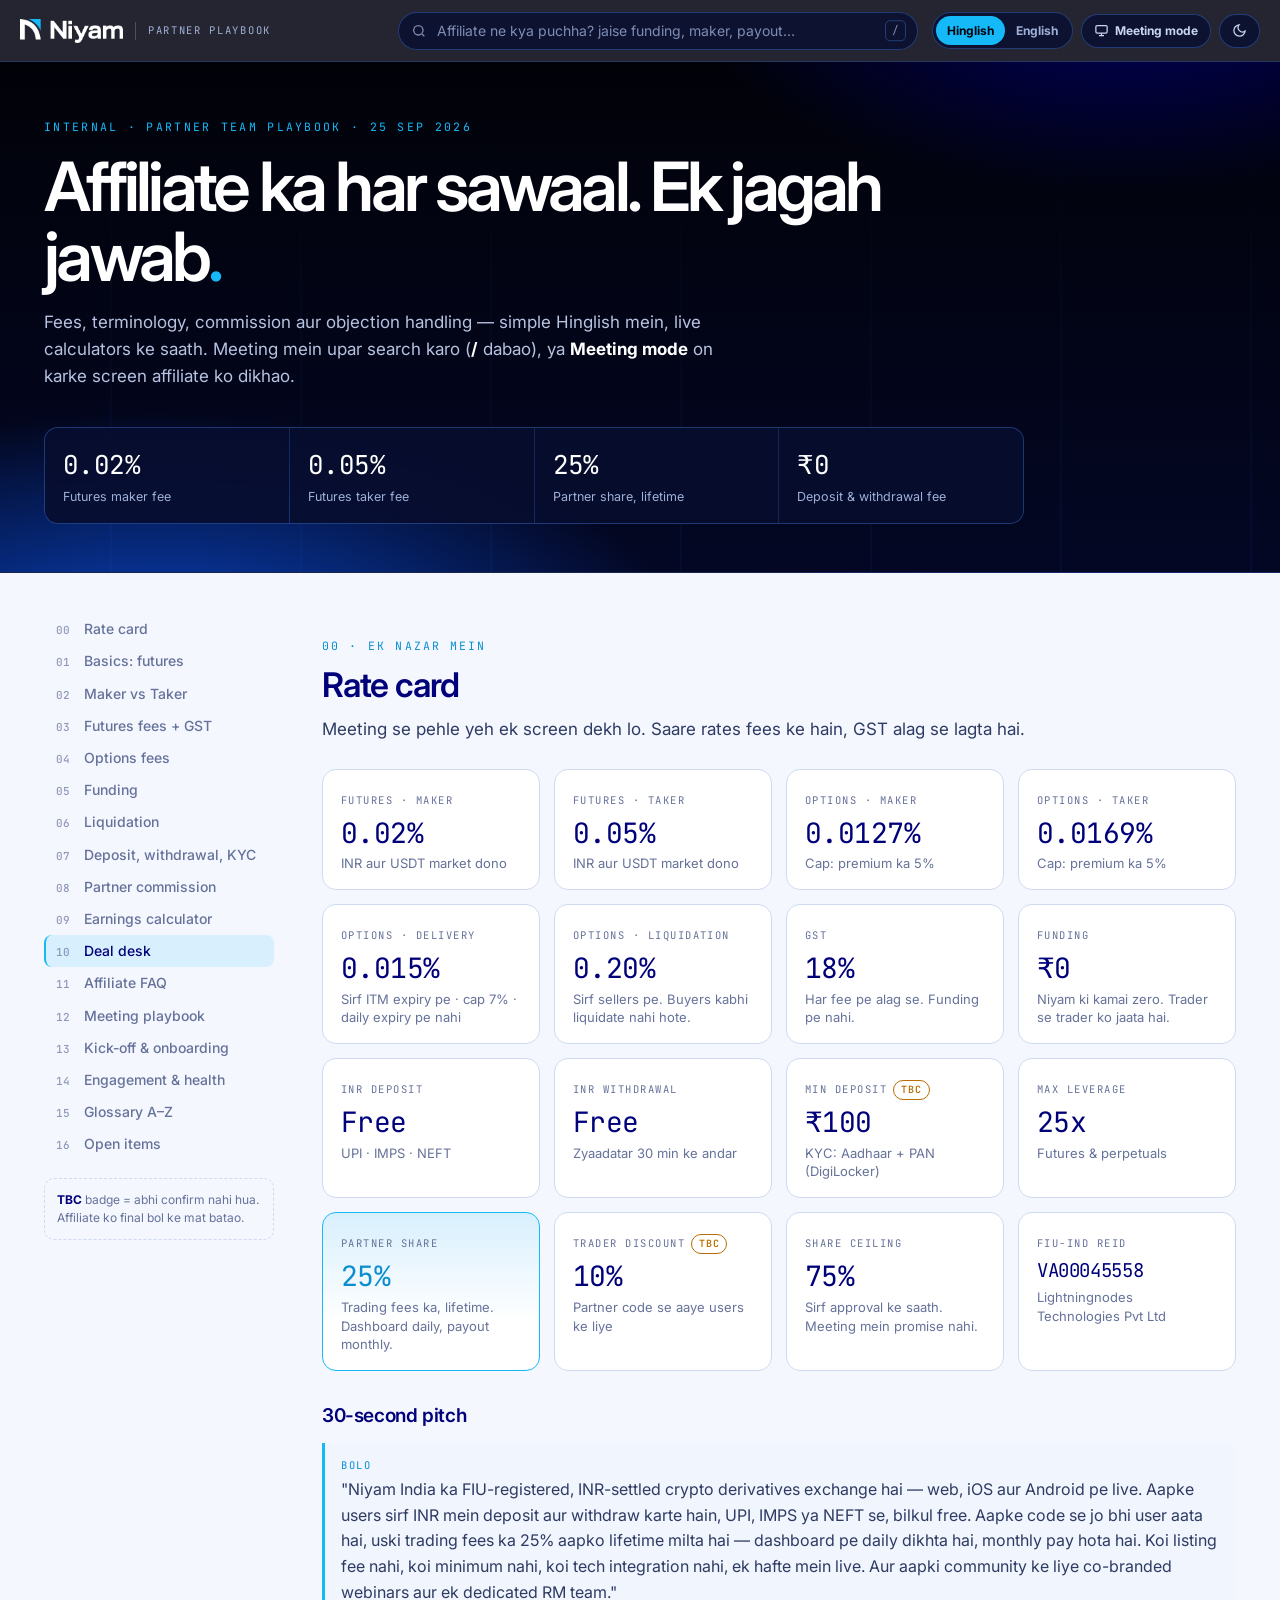
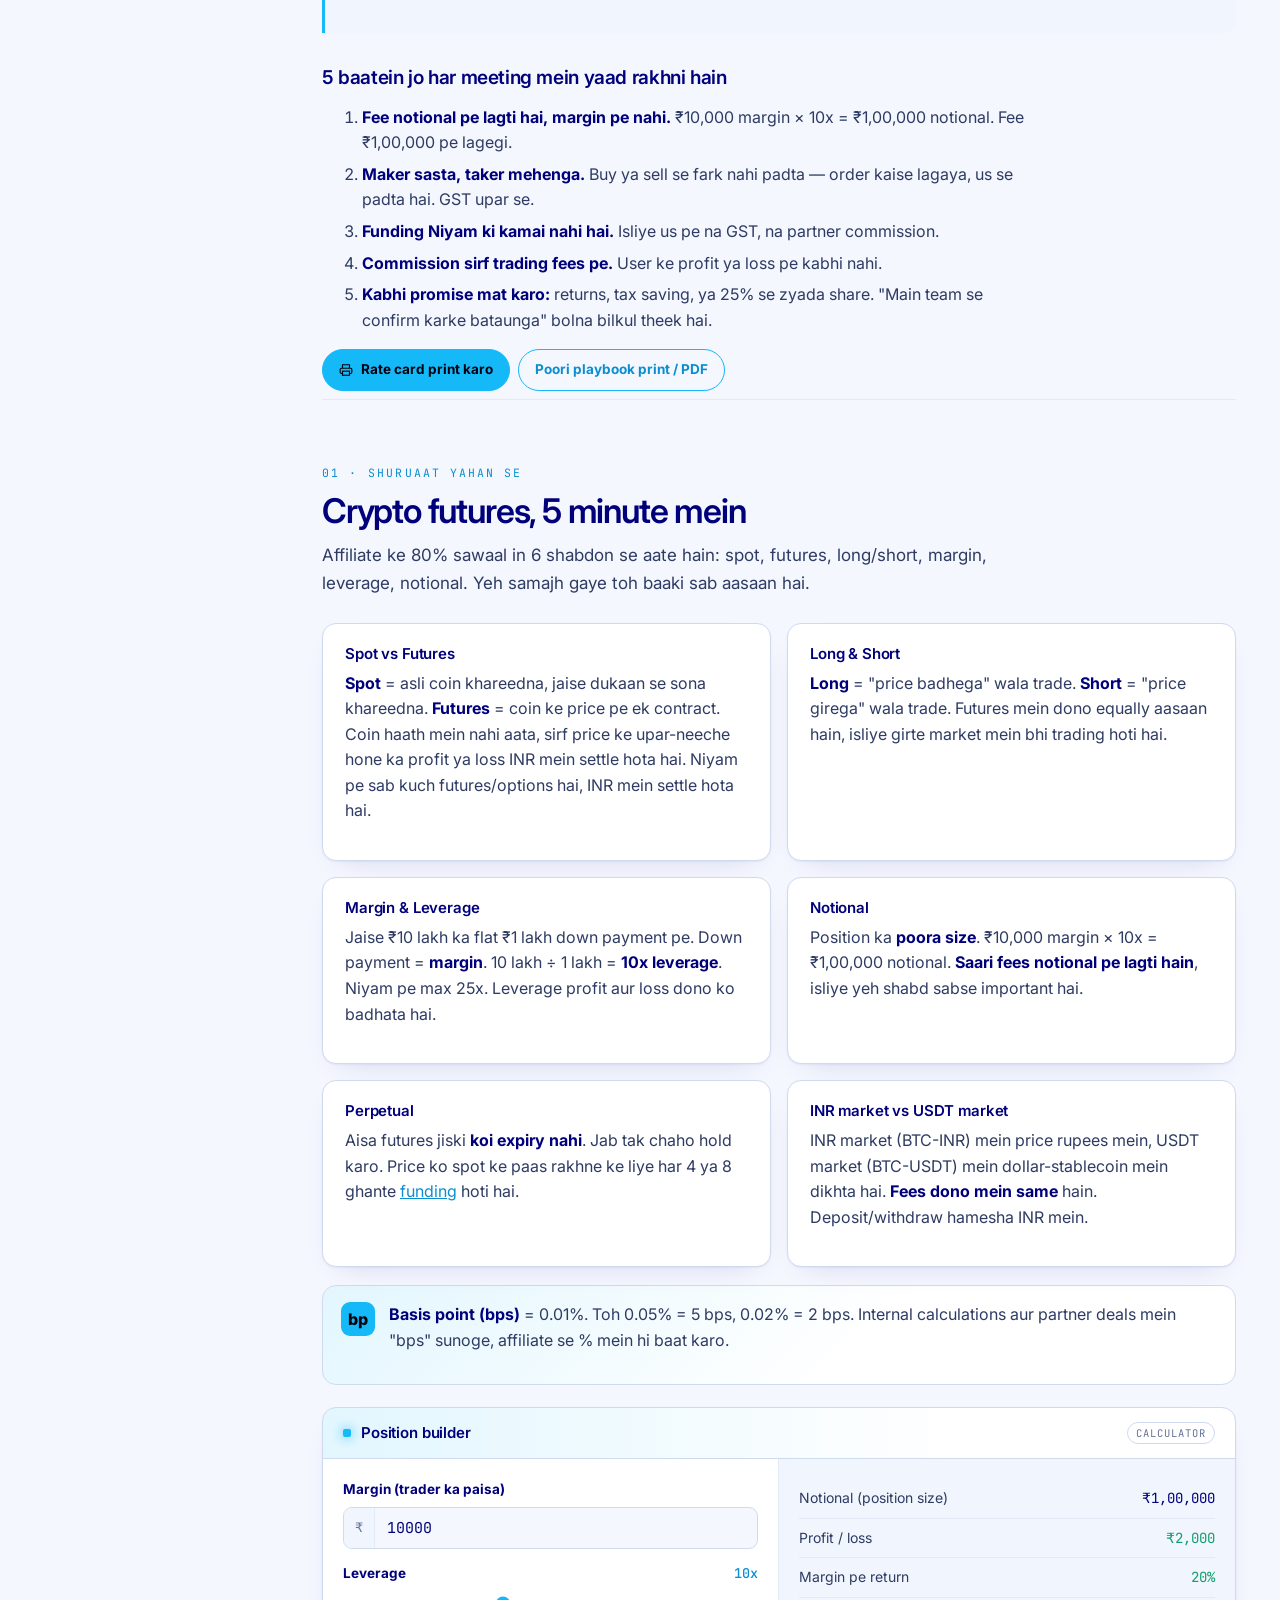
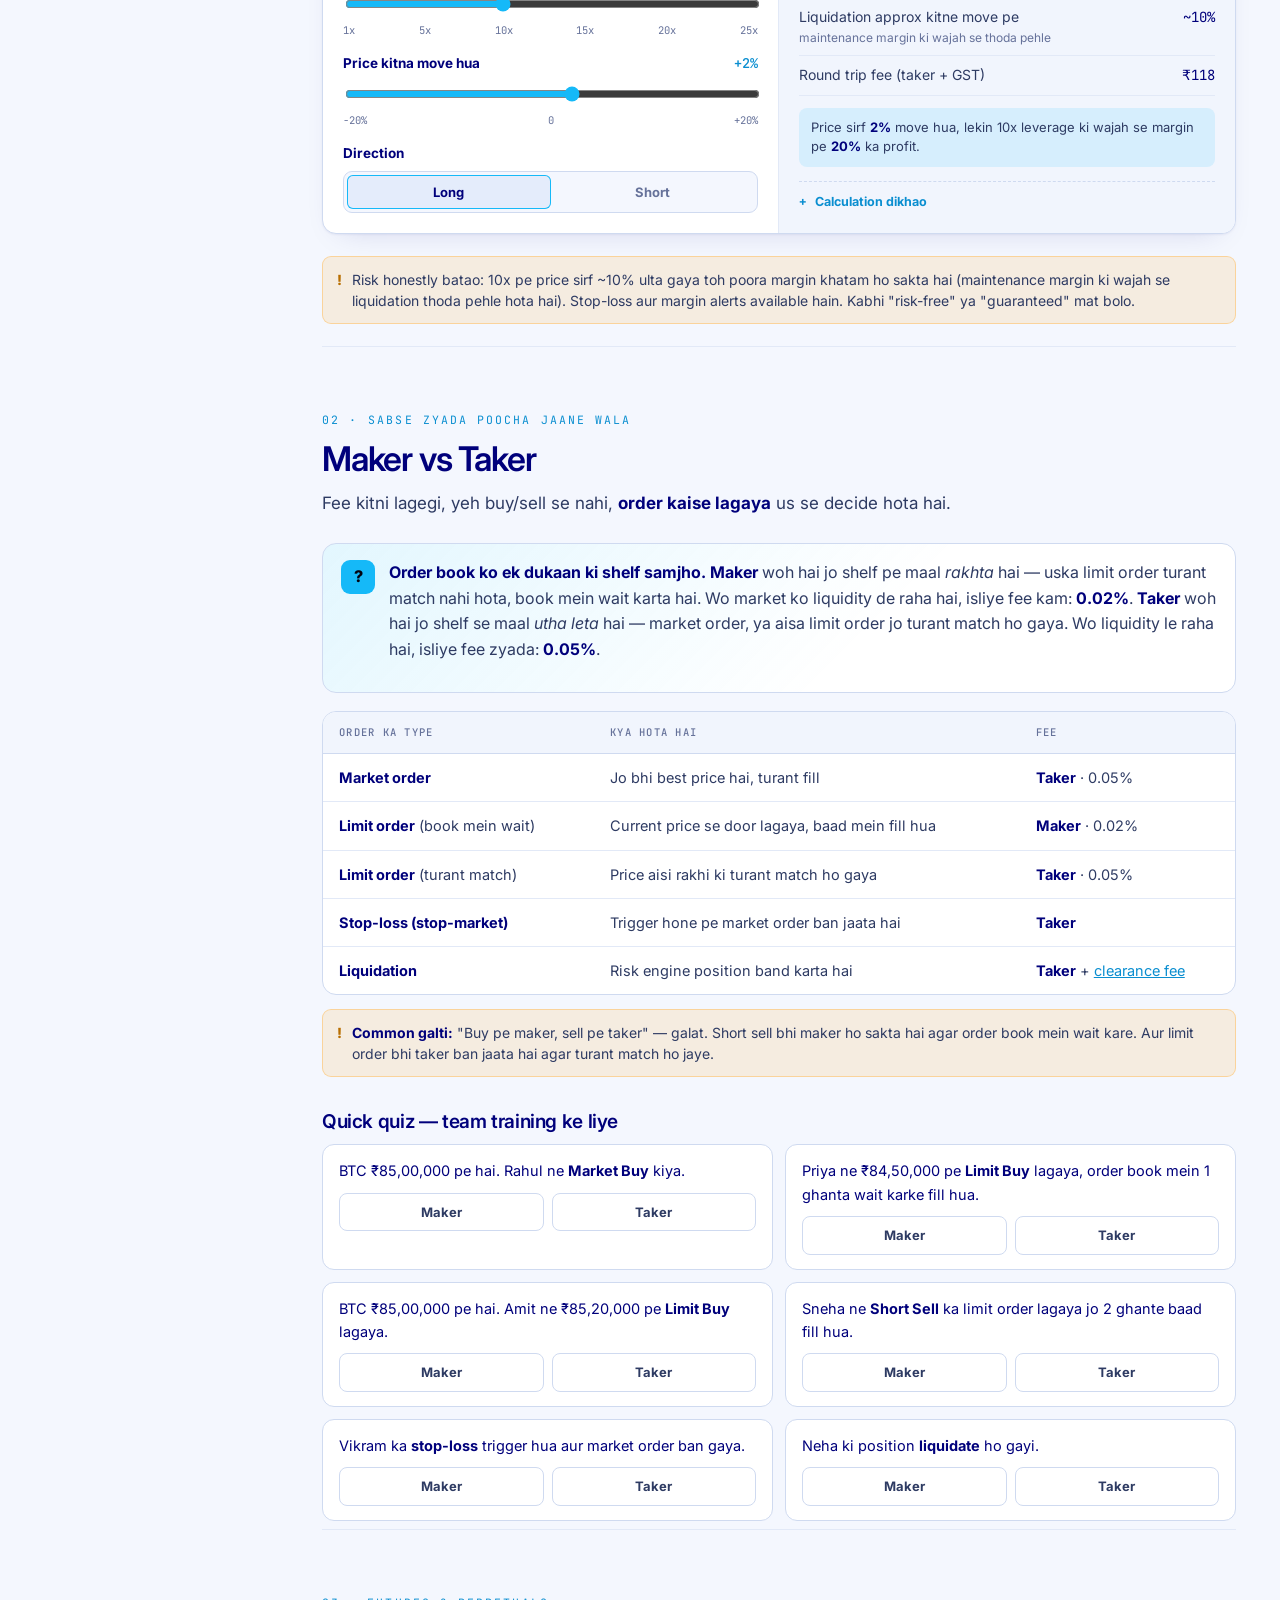
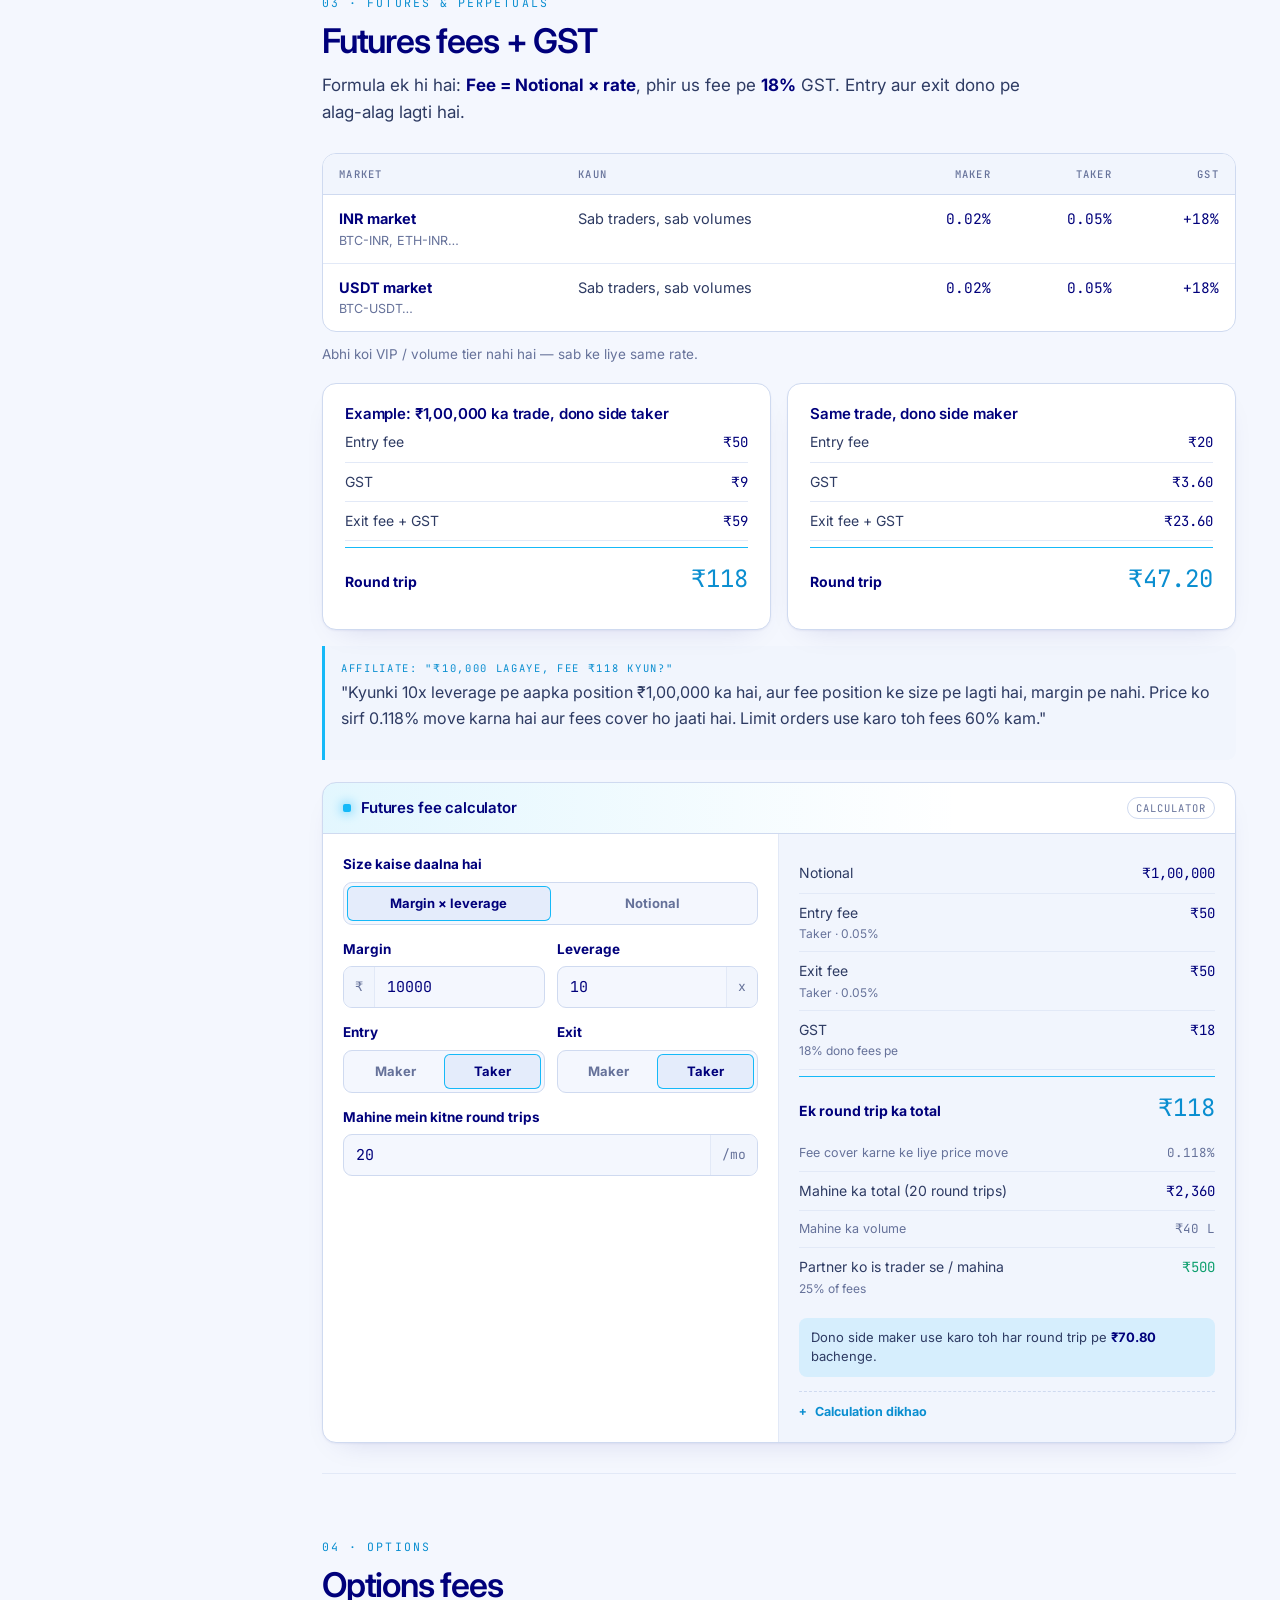
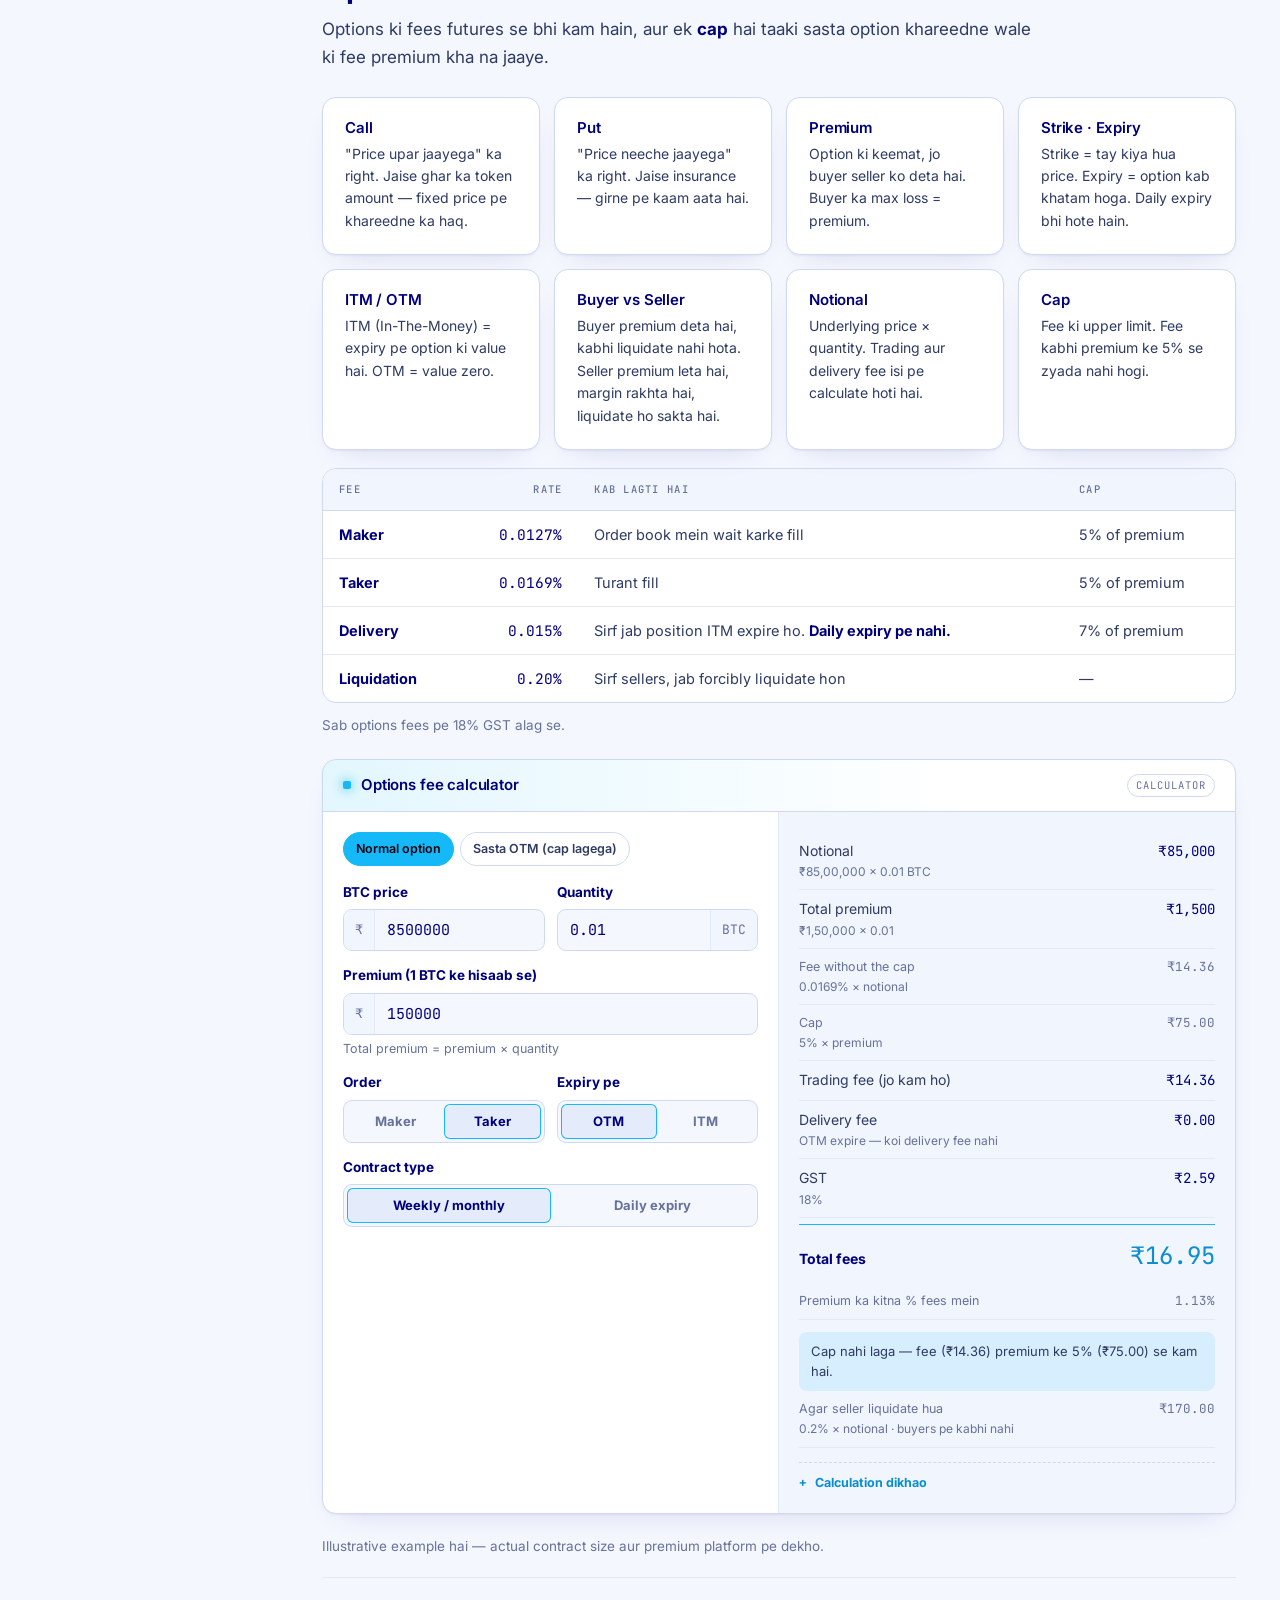
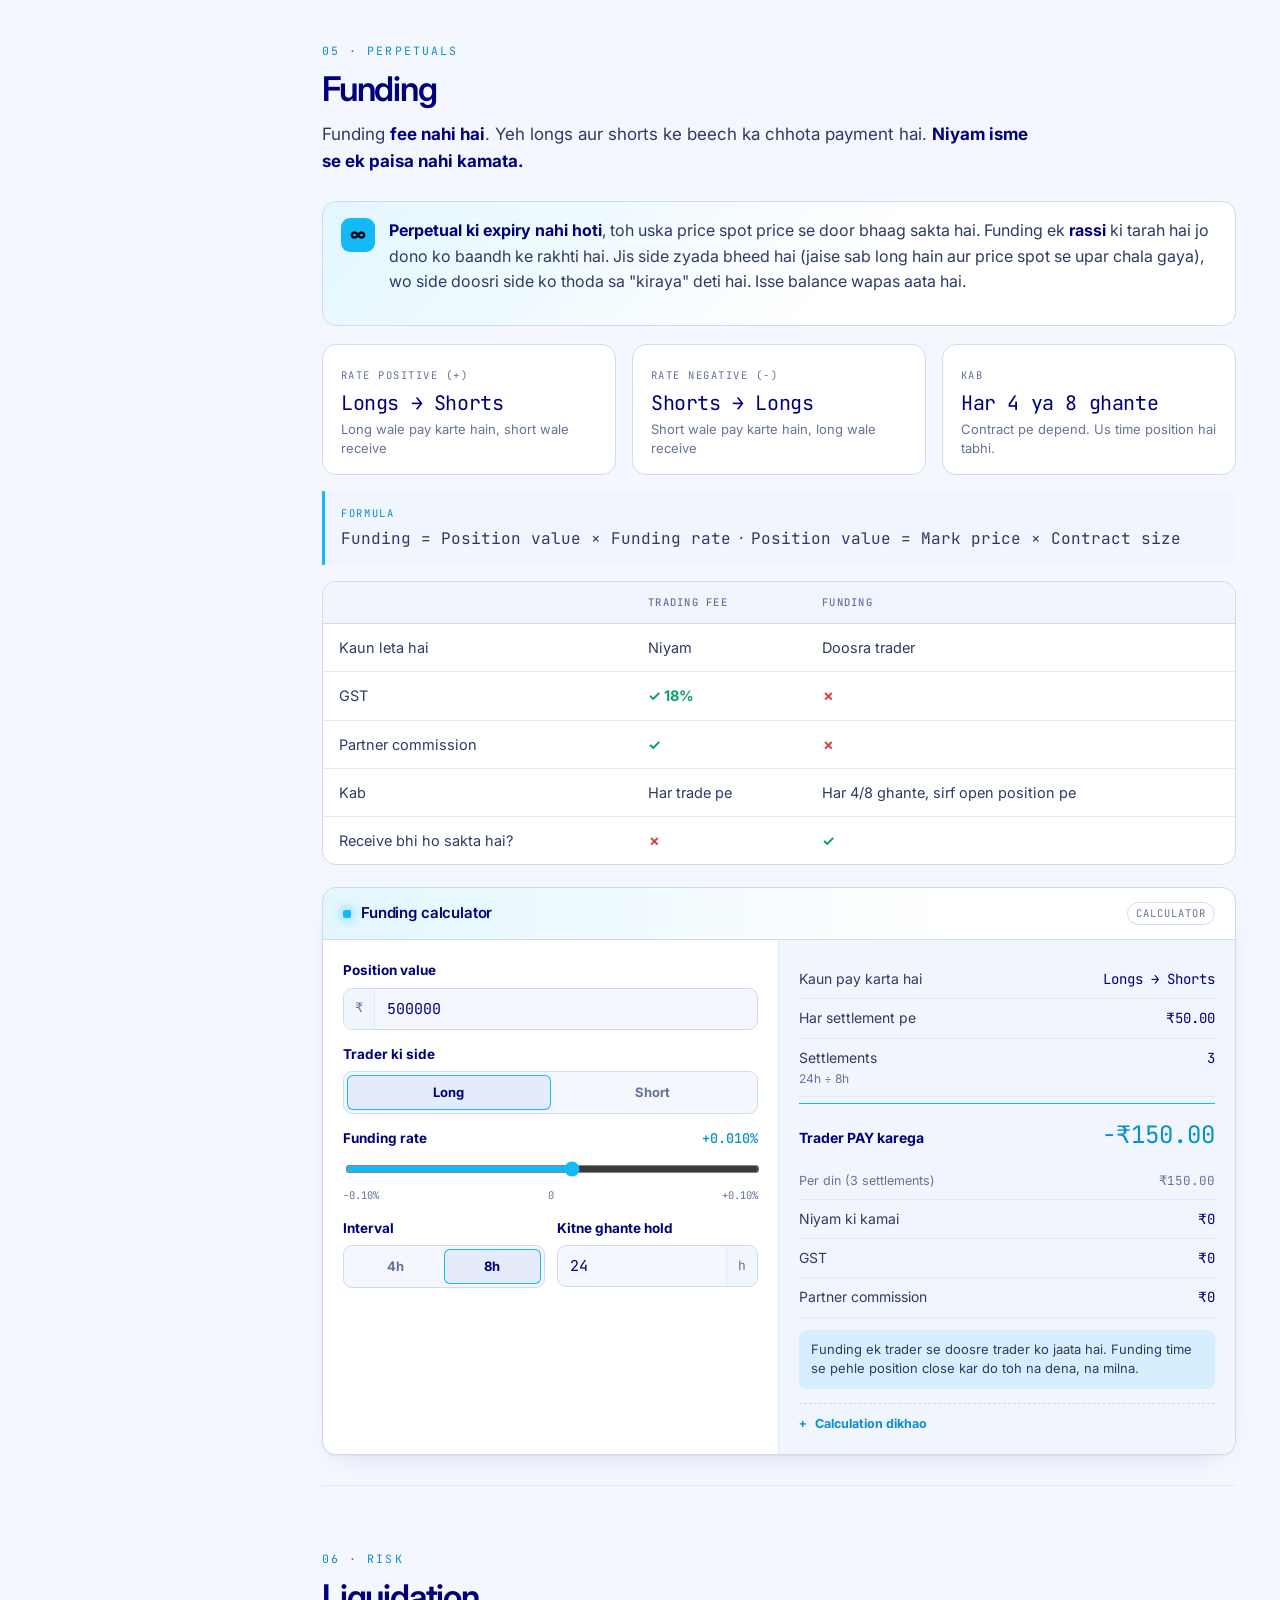
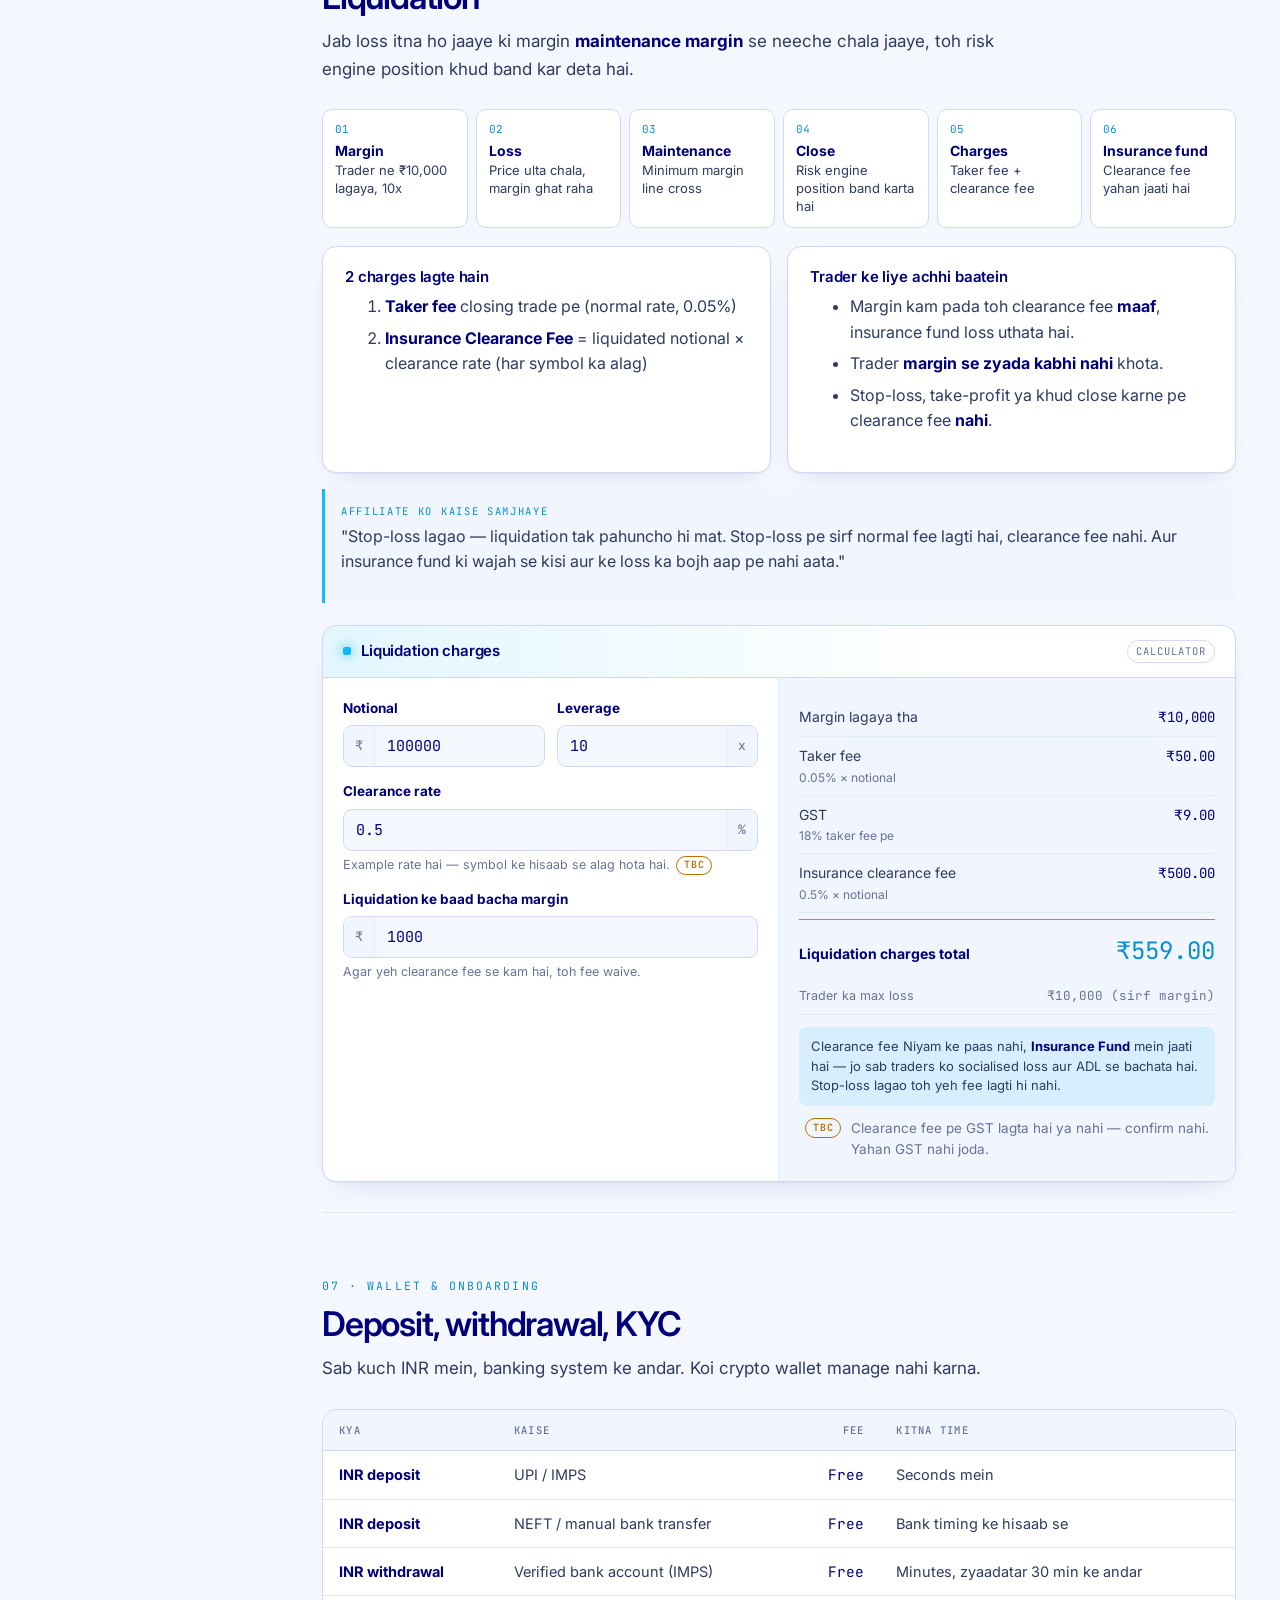
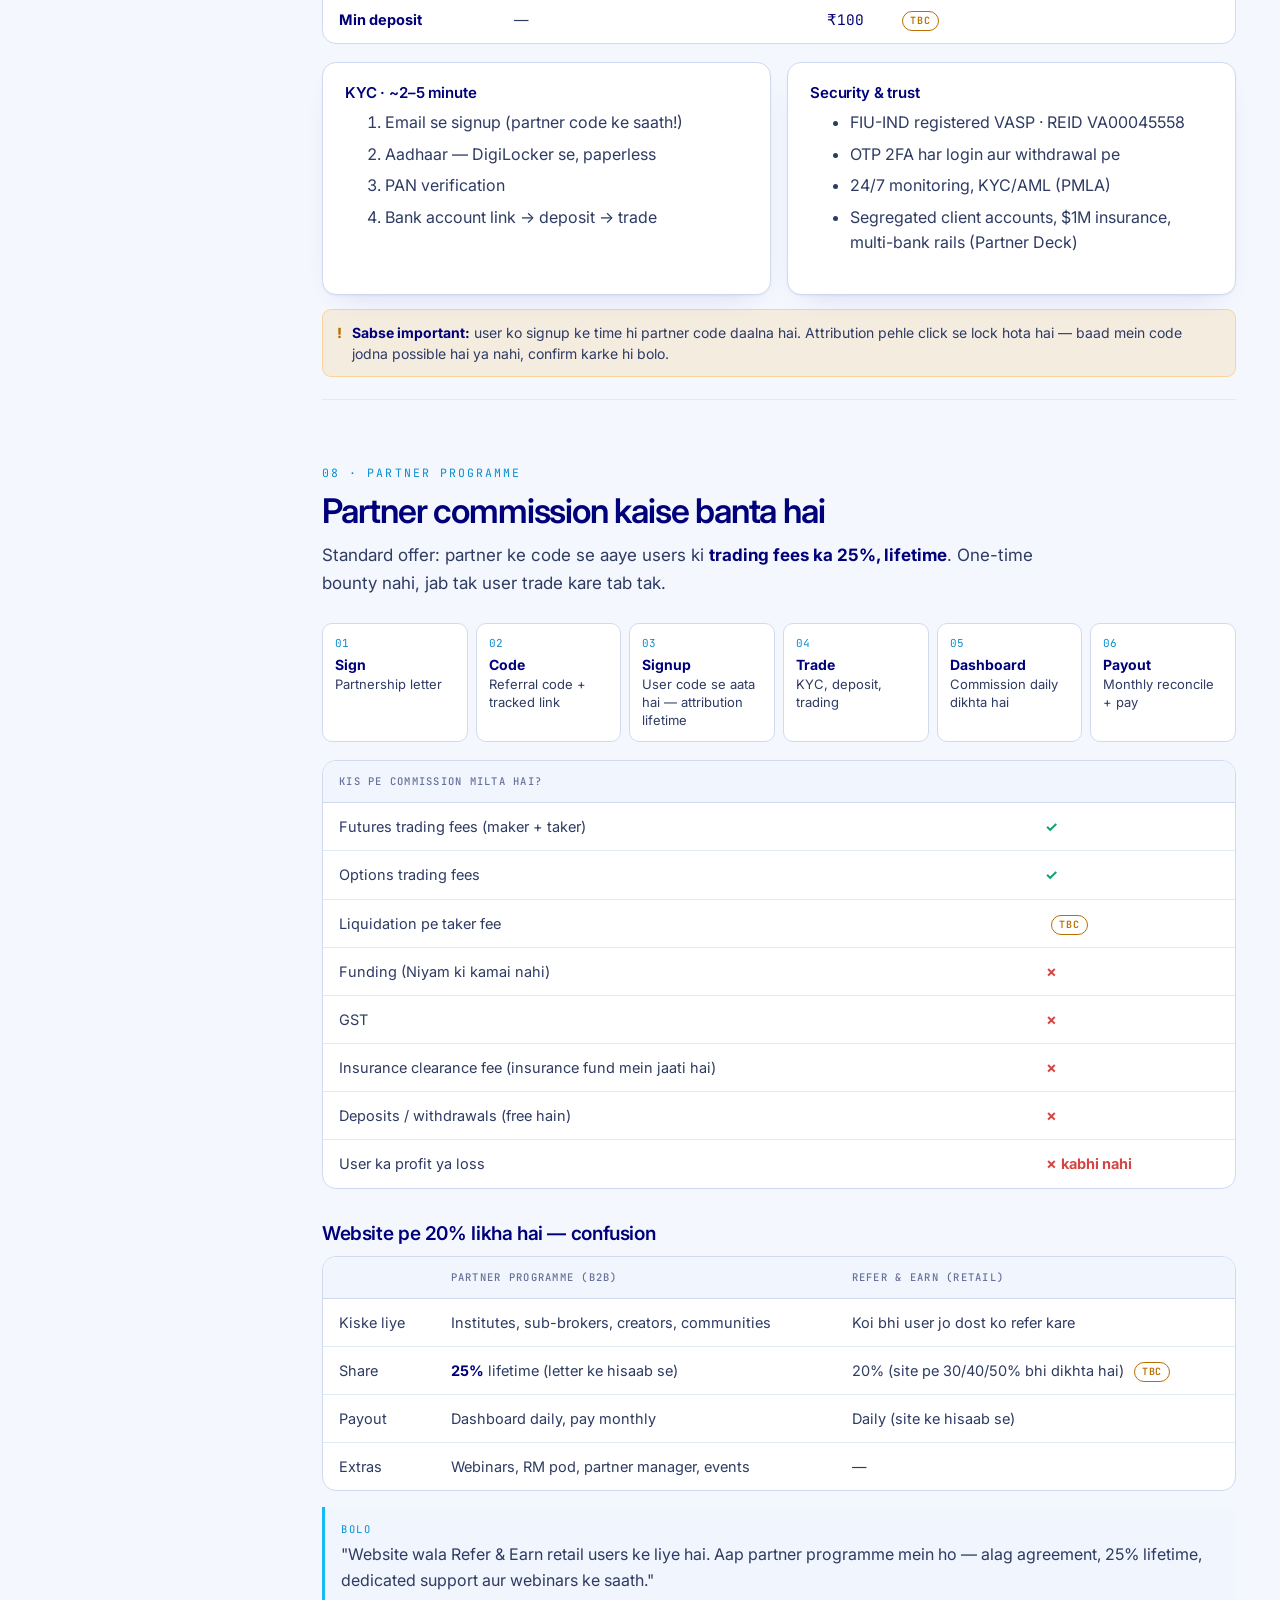
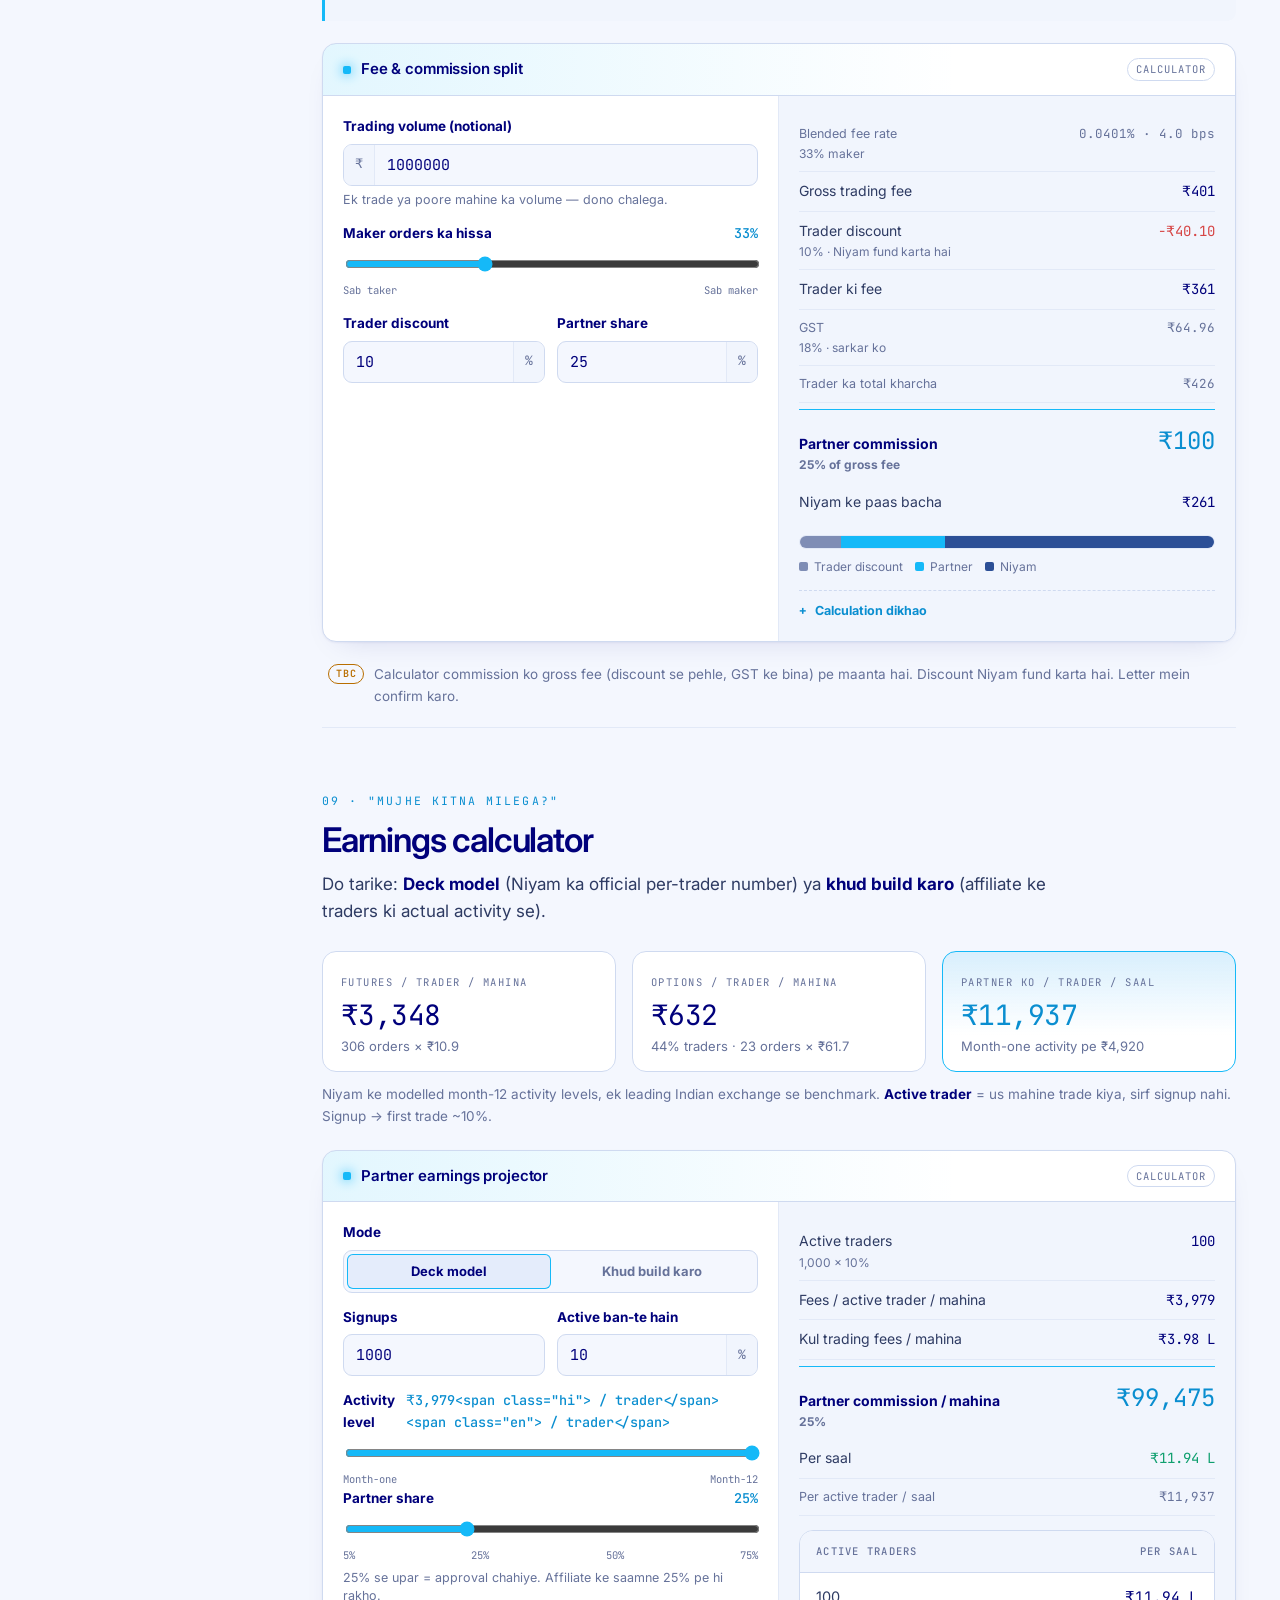
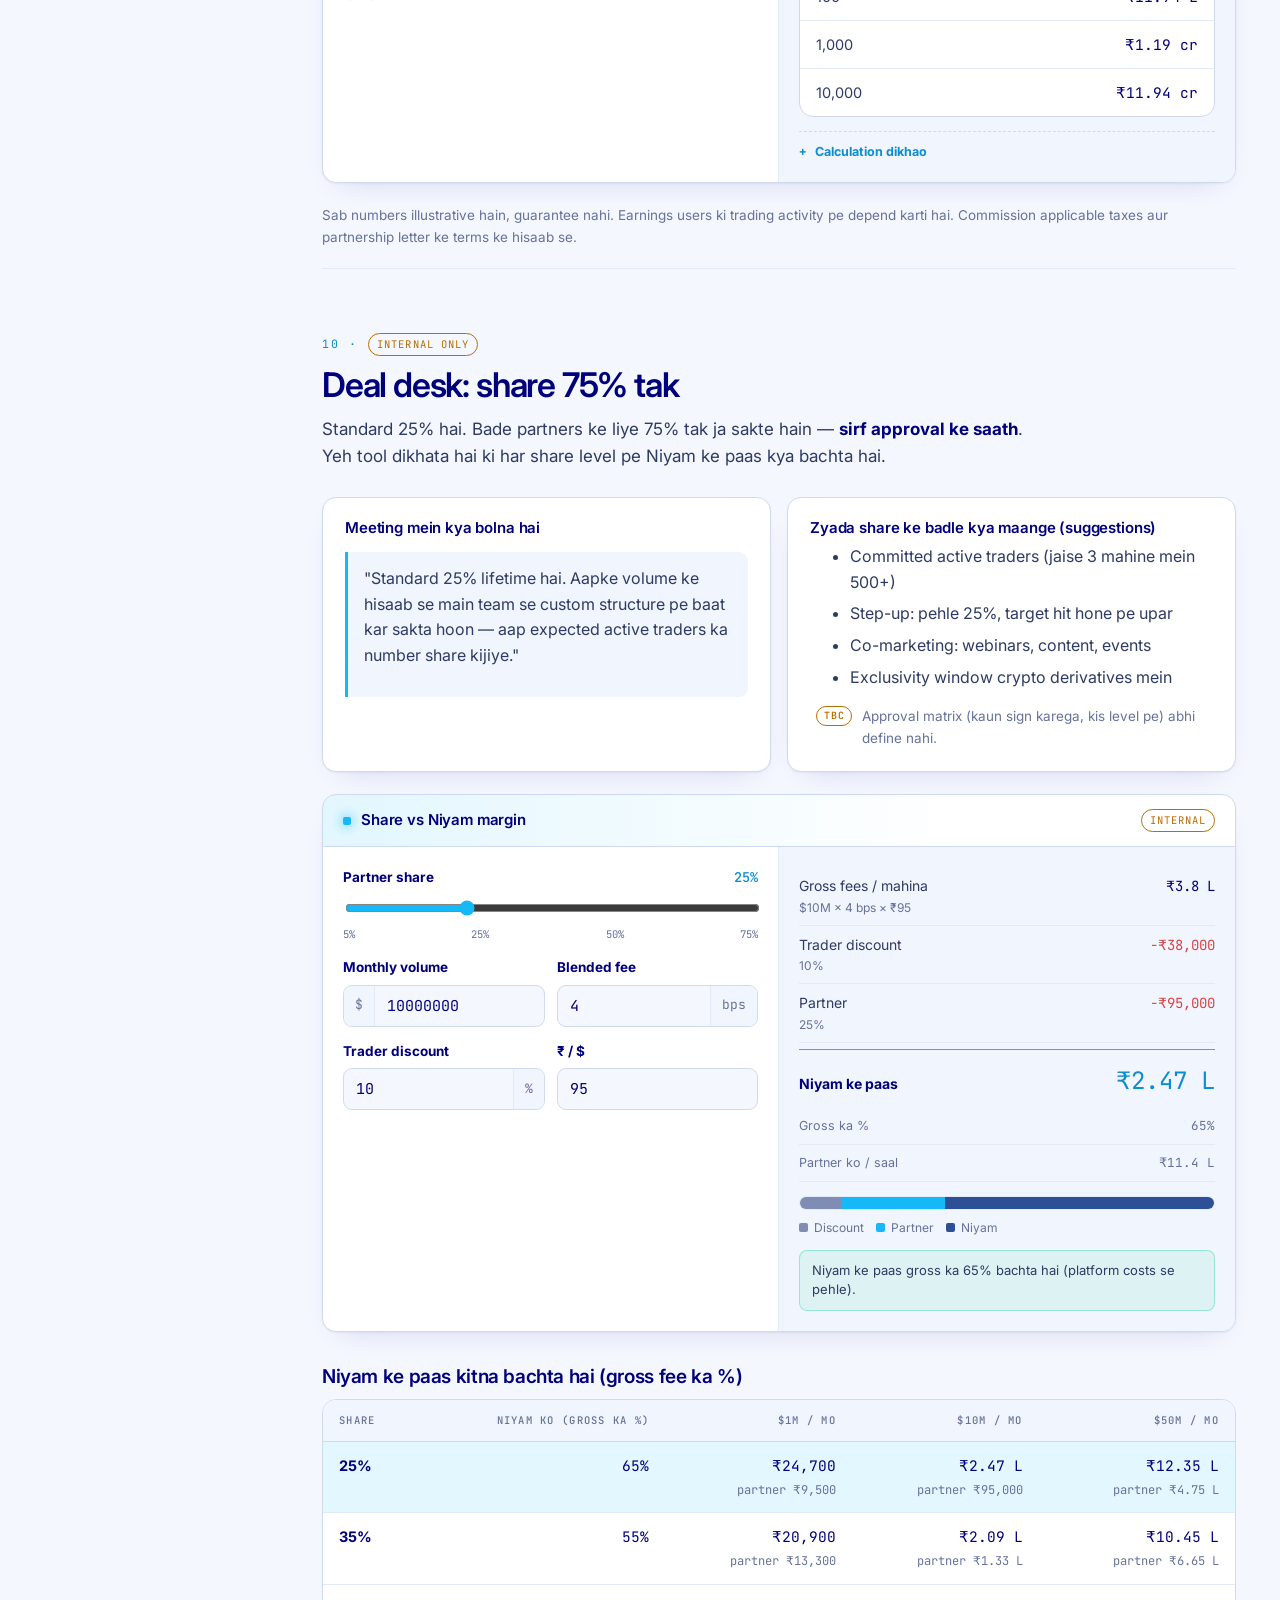
<file: index.html>
<!DOCTYPE html>
<html lang="en" data-lang="hi" data-theme="dark" data-meeting="off">
<head>
<meta charset="utf-8">
<meta name="viewport" content="width=device-width, initial-scale=1">
<meta name="robots" content="noindex, nofollow">
<title>Niyam Partner Playbook</title>
<meta name="description" content="Internal playbook for the Niyam partner team: fees, terminology, commission and affiliate Q&A with live calculators.">
<link rel="icon" href="assets/img/niyam-logo.png">
<link rel="preconnect" href="https://fonts.googleapis.com">
<link rel="preconnect" href="https://fonts.gstatic.com" crossorigin>
<link href="https://fonts.googleapis.com/css2?family=Inter:wght@400;500;600;700;800&family=JetBrains+Mono:wght@400;500&display=swap" rel="stylesheet">
<link href="https://api.fontshare.com/v2/css?f[]=satoshi@400,500,700&display=swap" rel="stylesheet">
<link rel="stylesheet" href="assets/css/styles.css">
<script>
  // Apply saved preferences before paint.
  (function(){try{var d=document.documentElement,s=localStorage;
    var l=s.getItem('pb-lang'),t=s.getItem('pb-theme');
    if(l)d.dataset.lang=l;
    if(t)d.dataset.theme=t;else if(matchMedia('(prefers-color-scheme: light)').matches)d.dataset.theme='light';
  }catch(e){}})();
</script>
</head>
<body>

<!-- ============ TOP BAR ============ -->
<header class="topbar">
  <a class="brand" href="#top" aria-label="Niyam Partner Playbook, back to top">
    <img src="assets/img/niyam-logo.png" alt="Niyam">
    <span class="rule" aria-hidden="true"></span>
    <span class="tag">Partner Playbook</span>
  </a>
  <div class="search" role="search">
    <svg width="16" height="16" viewBox="0 0 24 24" fill="none" stroke="currentColor" stroke-width="2" aria-hidden="true"><circle cx="11" cy="11" r="7"/><path d="m20 20-3.5-3.5"/></svg>
    <input id="q" type="search" autocomplete="off" spellcheck="false" aria-label="Search the playbook" aria-controls="results">
    <kbd>/</kbd>
    <div class="results" id="results" role="listbox" hidden></div>
  </div>
  <div class="controls">
    <div class="seg" role="group" aria-label="Language">
      <button type="button" data-setlang="hi">Hinglish</button>
      <button type="button" data-setlang="en">English</button>
    </div>
    <button class="iconbtn" type="button" id="meetingBtn" aria-pressed="false" title="Hide internal notes before showing the screen to an affiliate">
      <svg width="15" height="15" viewBox="0 0 24 24" fill="none" stroke="currentColor" stroke-width="2" aria-hidden="true"><rect x="3" y="4" width="18" height="12" rx="2"/><path d="M8 20h8M12 16v4"/></svg>
      <span class="lbl">Meeting mode</span>
    </button>
    <button class="iconbtn" type="button" id="themeBtn" aria-label="Toggle light or dark theme">
      <svg width="15" height="15" viewBox="0 0 24 24" fill="none" stroke="currentColor" stroke-width="2" aria-hidden="true"><path d="M21 12.8A9 9 0 1 1 11.2 3a7 7 0 0 0 9.8 9.8z"/></svg>
    </button>
  </div>
</header>
<div class="ribbon" role="status">
  <span class="hi">Meeting mode ON — internal notes, Niyam margins aur deal desk chhupe hue hain. Screen share karna safe hai.</span>
  <span class="en">Meeting mode is on. Internal notes, Niyam margins and the deal desk are hidden, so the screen is safe to share.</span>
</div>

<!-- ============ HERO ============ -->
<section class="hero" id="top">
  <div class="hero-in">
    <p class="kicker">Internal · Partner team playbook · <span data-r="updated"></span></p>
    <h1><span class="hi">Affiliate ka har sawaal. Ek jagah jawab<span class="dot">.</span></span><span class="en">Every affiliate question. One place<span class="dot">.</span></span></h1>
    <p class="lede hi">Fees, terminology, commission aur objection handling — simple Hinglish mein, live calculators ke saath. Meeting mein upar search karo (<b style="color:#fff">/</b> dabao), ya <b style="color:#fff">Meeting mode</b> on karke screen affiliate ko dikhao.</p>
    <p class="lede en">Fees, terminology, commission and objection handling in plain language, with live calculators. During a meeting, search from the top bar (press <b style="color:#fff">/</b>) or turn on <b style="color:#fff">Meeting mode</b> before showing the screen to the affiliate.</p>
    <div class="hero-stats">
      <div><span class="v" data-r="futMaker"></span><span class="k"><span class="hi">Futures maker fee</span><span class="en">Futures maker fee</span></span></div>
      <div><span class="v" data-r="futTaker"></span><span class="k"><span class="hi">Futures taker fee</span><span class="en">Futures taker fee</span></span></div>
      <div><span class="v" data-r="share"></span><span class="k"><span class="hi">Partner share, lifetime</span><span class="en">Partner share, lifetime</span></span></div>
      <div><span class="v">₹0</span><span class="k"><span class="hi">Deposit &amp; withdrawal fee</span><span class="en">Deposit &amp; withdrawal fee</span></span></div>
    </div>
  </div>
</section>

<div class="layout">

<!-- ============ TOC ============ -->
<nav class="toc" aria-label="Sections">
  <ol id="tocList">
    <li><a href="#cheatsheet"><span class="n">00</span><span class="hi">Rate card</span><span class="en">Rate card</span></a></li>
    <li><a href="#basics"><span class="n">01</span><span class="hi">Basics: futures</span><span class="en">Futures basics</span></a></li>
    <li><a href="#makertaker"><span class="n">02</span>Maker vs Taker</a></li>
    <li><a href="#futures"><span class="n">03</span><span class="hi">Futures fees + GST</span><span class="en">Futures fees + GST</span></a></li>
    <li><a href="#options"><span class="n">04</span><span class="hi">Options fees</span><span class="en">Options fees</span></a></li>
    <li><a href="#funding"><span class="n">05</span>Funding</a></li>
    <li><a href="#liquidation"><span class="n">06</span>Liquidation</a></li>
    <li><a href="#wallet"><span class="n">07</span><span class="hi">Deposit, withdrawal, KYC</span><span class="en">Deposits, withdrawals, KYC</span></a></li>
    <li><a href="#commission"><span class="n">08</span><span class="hi">Partner commission</span><span class="en">Partner commission</span></a></li>
    <li><a href="#earnings"><span class="n">09</span><span class="hi">Earnings calculator</span><span class="en">Earnings calculator</span></a></li>
    <li class="internal"><a href="#dealdesk"><span class="n">10</span>Deal desk</a></li>
    <li><a href="#faq"><span class="n">11</span><span class="hi">Affiliate FAQ</span><span class="en">Affiliate FAQ</span></a></li>
    <li><a href="#meeting"><span class="n">12</span><span class="hi">Meeting playbook</span><span class="en">Meeting playbook</span></a></li>
    <li class="internal"><a href="#kickoff"><span class="n">13</span><span class="hi">Kick-off &amp; onboarding</span><span class="en">Kick-off &amp; onboarding</span></a></li>
    <li class="internal"><a href="#engagement"><span class="n">14</span><span class="hi">Engagement &amp; health</span><span class="en">Engagement &amp; health</span></a></li>
    <li><a href="#glossary"><span class="n">15</span><span class="hi">Glossary A–Z</span><span class="en">Glossary A–Z</span></a></li>
    <li class="internal"><a href="#open"><span class="n">16</span><span class="hi">Open items</span><span class="en">Open items</span></a></li>
  </ol>
  <div class="tocfoot internal">
    <span class="hi"><b>TBC</b> badge = abhi confirm nahi hua. Affiliate ko final bol ke mat batao.</span>
    <span class="en"><b>TBC</b> badge = not confirmed yet. Don't present it to an affiliate as final.</span>
  </div>
</nav>

<main id="main">

<!-- ============ 00 CHEAT SHEET ============ -->
<section class="sec" id="cheatsheet">
  <div class="sec-hd">
    <div class="eyebrow">00 · <span class="hi">Ek nazar mein</span><span class="en">At a glance</span></div>
    <h2><span class="hi">Rate card</span><span class="en">Rate card</span></h2>
    <p class="lead hi">Meeting se pehle yeh ek screen dekh lo. Saare rates fees ke hain, GST alag se lagta hai.</p>
    <p class="lead en">Look at this one screen before any meeting. All rates are fees only; GST is charged on top.</p>
  </div>

  <div class="grid4">
    <div class="tile"><span class="k">Futures · Maker</span><span class="v" data-r="futMaker"></span><span class="d hi">INR aur USDT market dono</span><span class="d en">Both INR and USDT markets</span></div>
    <div class="tile"><span class="k">Futures · Taker</span><span class="v" data-r="futTaker"></span><span class="d hi">INR aur USDT market dono</span><span class="d en">Both INR and USDT markets</span></div>
    <div class="tile"><span class="k">Options · Maker</span><span class="v" data-r="optMaker"></span><span class="d hi">Cap: premium ka <span data-r="optCap"></span></span><span class="d en">Capped at <span data-r="optCap"></span> of premium</span></div>
    <div class="tile"><span class="k">Options · Taker</span><span class="v" data-r="optTaker"></span><span class="d hi">Cap: premium ka <span data-r="optCap"></span></span><span class="d en">Capped at <span data-r="optCap"></span> of premium</span></div>
    <div class="tile"><span class="k">Options · Delivery</span><span class="v" data-r="optDelivery"></span><span class="d hi">Sirf ITM expiry pe · cap <span data-r="optDeliveryCap"></span> · daily expiry pe nahi</span><span class="d en">ITM expiry only · cap <span data-r="optDeliveryCap"></span> · none on daily expiry</span></div>
    <div class="tile"><span class="k">Options · Liquidation</span><span class="v" data-r="optLiq"></span><span class="d hi">Sirf sellers pe. Buyers kabhi liquidate nahi hote.</span><span class="d en">Sellers only. Buyers are never liquidated.</span></div>
    <div class="tile"><span class="k">GST</span><span class="v" data-r="gst"></span><span class="d hi">Har fee pe alag se. Funding pe nahi.</span><span class="d en">On each fee separately. Not on funding.</span></div>
    <div class="tile"><span class="k">Funding</span><span class="v">₹0</span><span class="d hi">Niyam ki kamai zero. Trader se trader ko jaata hai.</span><span class="d en">Niyam earns nothing. It flows trader to trader.</span></div>
    <div class="tile"><span class="k">INR deposit</span><span class="v">Free</span><span class="d">UPI · IMPS · NEFT</span></div>
    <div class="tile"><span class="k">INR withdrawal</span><span class="v">Free</span><span class="d hi">Zyaadatar 30 min ke andar</span><span class="d en">Most within 30 minutes</span></div>
    <div class="tile"><span class="k"><span class="hi">Min deposit</span><span class="en">Min deposit</span><span class="tbc internal" title="Site says Rs 100 in one place and 'No minimum deposit' in the footer">TBC</span></span><span class="v" data-r="minDep"></span><span class="d hi">KYC: Aadhaar + PAN (DigiLocker)</span><span class="d en">KYC: Aadhaar + PAN (DigiLocker)</span></div>
    <div class="tile"><span class="k">Max leverage</span><span class="v" data-r="maxLev"></span><span class="d hi">Futures &amp; perpetuals</span><span class="d en">Futures &amp; perpetuals</span></div>
    <div class="tile hl"><span class="k">Partner share</span><span class="v" data-r="share"></span><span class="d hi">Trading fees ka, lifetime. Dashboard daily, payout monthly.</span><span class="d en">Of trading fees, for life. Dashboard daily, paid monthly.</span></div>
    <div class="tile"><span class="k"><span class="hi">Trader discount</span><span class="en">Trader discount</span><span class="tbc" title="Site shows 10% (refer page) and 30% for 2 months (homepage)">TBC</span></span><span class="v" data-r="disc"></span><span class="d hi">Partner code se aaye users ke liye</span><span class="d en">For users who join with a partner code</span></div>
    <div class="tile internal"><span class="k">Share ceiling</span><span class="v" data-r="shareMax"></span><span class="d hi">Sirf approval ke saath. Meeting mein promise nahi.</span><span class="d en">Only with approval. Never promise it in the room.</span></div>
    <div class="tile"><span class="k">FIU-IND REID</span><span class="v" style="font-size:19px" data-r="fiuReid"></span><span class="d">Lightningnodes Technologies Pvt Ltd</span></div>
  </div>

  <div class="subsec">
    <h3><span class="hi">30-second pitch</span><span class="en">The 30-second pitch</span></h3>
    <div class="say">
      <span class="who"><span class="hi">Bolo</span><span class="en">Say</span></span>
      <p class="hi">"Niyam India ka FIU-registered, INR-settled crypto derivatives exchange hai — web, iOS aur Android pe live. Aapke users sirf INR mein deposit aur withdraw karte hain, UPI, IMPS ya NEFT se, bilkul free. Aapke code se jo bhi user aata hai, uski trading fees ka <span data-r="share"></span> aapko lifetime milta hai — dashboard pe daily dikhta hai, monthly pay hota hai. Koi listing fee nahi, koi minimum nahi, koi tech integration nahi, ek hafte mein live. Aur aapki community ke liye co-branded webinars aur ek dedicated RM team."</p>
      <p class="en">"Niyam is an FIU-registered, INR-settled crypto derivatives exchange, live today on web, iOS and Android. Your users deposit and withdraw only in INR, over UPI, IMPS or NEFT, completely free. Every user who joins with your code earns you <span data-r="share"></span> of their trading fees for life. You see it on a dashboard daily and get paid monthly. No listing fee, no minimums, no tech integration, and you can be live within a week. Your community also gets co-branded webinars and a dedicated RM team."</p>
    </div>
  </div>

  <div class="subsec">
    <h3><span class="hi">5 baatein jo har meeting mein yaad rakhni hain</span><span class="en">5 things to remember in every meeting</span></h3>
    <ol class="prose">
      <li class="hi"><b>Fee notional pe lagti hai, margin pe nahi.</b> ₹10,000 margin × 10x = ₹1,00,000 notional. Fee ₹1,00,000 pe lagegi.</li>
      <li class="en"><b>Fees are charged on notional, not margin.</b> ₹10,000 margin × 10x = ₹1,00,000 notional, and the fee is on ₹1,00,000.</li>
      <li class="hi"><b>Maker sasta, taker mehenga.</b> Buy ya sell se fark nahi padta — order kaise lagaya, us se padta hai. GST upar se.</li>
      <li class="en"><b>Maker is cheaper than taker.</b> Buy or sell doesn't matter; how the order was placed does. GST is on top.</li>
      <li class="hi"><b>Funding Niyam ki kamai nahi hai.</b> Isliye us pe na GST, na partner commission.</li>
      <li class="en"><b>Funding is not Niyam revenue.</b> So there is no GST and no partner commission on it.</li>
      <li class="hi"><b>Commission sirf trading fees pe.</b> User ke profit ya loss pe kabhi nahi.</li>
      <li class="en"><b>Commission is on trading fees only.</b> Never on a user's profit or loss.</li>
      <li class="hi"><b>Kabhi promise mat karo:</b> returns, tax saving, ya <span data-r="share"></span> se zyada share. "Main team se confirm karke bataunga" bolna bilkul theek hai.</li>
      <li class="en"><b>Never promise</b> returns, tax savings, or a share above <span data-r="share"></span>. "Let me confirm with the team" is always a fine answer.</li>
    </ol>
    <div class="actions">
      <button class="btn" type="button" id="printCheat">
        <svg width="14" height="14" viewBox="0 0 24 24" fill="none" stroke="currentColor" stroke-width="2" aria-hidden="true"><path d="M6 9V3h12v6M6 18H4a2 2 0 0 1-2-2v-5a2 2 0 0 1 2-2h16a2 2 0 0 1 2 2v5a2 2 0 0 1-2 2h-2"/><rect x="6" y="14" width="12" height="7"/></svg>
        <span class="hi">Rate card print karo</span><span class="en">Print rate card</span>
      </button>
      <button class="btn ghost" type="button" id="printAll"><span class="hi">Poori playbook print / PDF</span><span class="en">Print full playbook / PDF</span></button>
    </div>
  </div>
</section>

<!-- ============ 01 BASICS ============ -->
<section class="sec" id="basics">
  <div class="sec-hd">
    <div class="eyebrow">01 · <span class="hi">Shuruaat yahan se</span><span class="en">Start here</span></div>
    <h2><span class="hi">Crypto futures, 5 minute mein</span><span class="en">Crypto futures in 5 minutes</span></h2>
    <p class="lead hi">Affiliate ke 80% sawaal in 6 shabdon se aate hain: spot, futures, long/short, margin, leverage, notional. Yeh samajh gaye toh baaki sab aasaan hai.</p>
    <p class="lead en">About 80% of affiliate questions come back to six words: spot, futures, long/short, margin, leverage, notional. Once these click, everything else is easy.</p>
  </div>

  <div class="grid2">
    <div class="card card-pad">
      <h4><span class="hi">Spot vs Futures</span><span class="en">Spot vs Futures</span></h4>
      <p class="hi" style="margin-top:8px"><b>Spot</b> = asli coin khareedna, jaise dukaan se sona khareedna. <b>Futures</b> = coin ke price pe ek contract. Coin haath mein nahi aata, sirf price ke upar-neeche hone ka profit ya loss INR mein settle hota hai. Niyam pe sab kuch futures/options hai, INR mein settle hota hai.</p>
      <p class="en" style="margin-top:8px"><b>Spot</b> means buying the actual coin, like buying gold from a shop. <b>Futures</b> are a contract on the coin's price. You never hold the coin; only the profit or loss from the price move settles, in INR. Everything on Niyam is futures or options, settled in INR.</p>
    </div>
    <div class="card card-pad">
      <h4>Long &amp; Short</h4>
      <p class="hi" style="margin-top:8px"><b>Long</b> = "price badhega" wala trade. <b>Short</b> = "price girega" wala trade. Futures mein dono equally aasaan hain, isliye girte market mein bhi trading hoti hai.</p>
      <p class="en" style="margin-top:8px"><b>Long</b> is a bet that the price will rise. <b>Short</b> is a bet that it will fall. In futures both are equally easy, which is why people trade in falling markets too.</p>
    </div>
    <div class="card card-pad">
      <h4><span class="hi">Margin &amp; Leverage</span><span class="en">Margin &amp; Leverage</span></h4>
      <p class="hi" style="margin-top:8px">Jaise ₹10 lakh ka flat ₹1 lakh down payment pe. Down payment = <b>margin</b>. 10 lakh ÷ 1 lakh = <b>10x leverage</b>. Niyam pe max <span data-r="maxLev"></span>. Leverage profit aur loss dono ko badhata hai.</p>
      <p class="en" style="margin-top:8px">Like buying a ₹10 lakh flat with a ₹1 lakh down payment. The down payment is the <b>margin</b>; 10 lakh ÷ 1 lakh = <b>10x leverage</b>. Niyam allows up to <span data-r="maxLev"></span>. Leverage magnifies both profit and loss.</p>
    </div>
    <div class="card card-pad">
      <h4>Notional</h4>
      <p class="hi" style="margin-top:8px">Position ka <b>poora size</b>. ₹10,000 margin × 10x = ₹1,00,000 notional. <b>Saari fees notional pe lagti hain</b>, isliye yeh shabd sabse important hai.</p>
      <p class="en" style="margin-top:8px">The <b>full size</b> of the position. ₹10,000 margin × 10x = ₹1,00,000 notional. <b>Every fee is charged on notional</b>, which makes this the most important word here.</p>
    </div>
    <div class="card card-pad">
      <h4>Perpetual</h4>
      <p class="hi" style="margin-top:8px">Aisa futures jiski <b>koi expiry nahi</b>. Jab tak chaho hold karo. Price ko spot ke paas rakhne ke liye har 4 ya 8 ghante <a href="#funding">funding</a> hoti hai.</p>
      <p class="en" style="margin-top:8px">A future with <b>no expiry date</b>; hold it as long as you like. <a href="#funding">Funding</a> every 4 or 8 hours keeps its price close to spot.</p>
    </div>
    <div class="card card-pad">
      <h4><span class="hi">INR market vs USDT market</span><span class="en">INR market vs USDT market</span></h4>
      <p class="hi" style="margin-top:8px">INR market (BTC-INR) mein price rupees mein, USDT market (BTC-USDT) mein dollar-stablecoin mein dikhta hai. <b>Fees dono mein same</b> hain. Deposit/withdraw hamesha INR mein.</p>
      <p class="en" style="margin-top:8px">The INR market (BTC-INR) quotes prices in rupees; the USDT market (BTC-USDT) quotes in a dollar stablecoin. <b>Fees are the same in both.</b> Deposits and withdrawals are always in INR.</p>
    </div>
  </div>

  <div class="analogy">
    <div class="ic">bp</div>
    <div>
      <p class="hi"><b>Basis point (bps)</b> = 0.01%. Toh <span data-r="futTaker"></span> = 5 bps, <span data-r="futMaker"></span> = 2 bps. Internal calculations aur partner deals mein "bps" sunoge, affiliate se % mein hi baat karo.</p>
      <p class="en"><b>Basis point (bps)</b> = 0.01%. So <span data-r="futTaker"></span> = 5 bps and <span data-r="futMaker"></span> = 2 bps. You'll hear "bps" internally and in partner deals; with affiliates, talk in %.</p>
    </div>
  </div>

  <div class="calc" id="calc-pb">
    <div class="calc-hd"><h4><span class="hi">Position builder</span><span class="en">Position builder</span></h4><span class="pill">Calculator</span></div>
    <div class="calc-bd">
      <div class="calc-in">
        <div class="f"><label for="pb_m"><span class="hi">Margin (trader ka paisa)</span><span class="en">Margin (trader's money)</span></label>
          <div class="in"><span class="ax">₹</span><input id="pb_m" type="number" value="10000" min="0" step="1000"></div></div>
        <div class="f"><label for="pb_l">Leverage <output id="pb_lo"></output></label>
          <input id="pb_l" type="range" min="1" max="25" step="1" value="10">
          <div class="rangeticks"><span>1x</span><span>5x</span><span>10x</span><span>15x</span><span>20x</span><span>25x</span></div></div>
        <div class="f"><label for="pb_mv"><span class="hi">Price kitna move hua</span><span class="en">Price move</span> <output id="pb_mvo"></output></label>
          <input id="pb_mv" type="range" min="-20" max="20" step="0.5" value="2">
          <div class="rangeticks"><span>−20%</span><span>0</span><span>+20%</span></div></div>
        <div class="f"><div class="lbl"><span class="hi">Direction</span><span class="en">Direction</span></div>
          <div class="tog" data-tog="pb_side"><button type="button" data-v="long" aria-pressed="true">Long</button><button type="button" data-v="short" aria-pressed="false">Short</button></div></div>
      </div>
      <div class="calc-out" id="pb_out" aria-live="polite"></div>
    </div>
  </div>
  <div class="warn"><span class="ic">!</span><div>
    <span class="hi">Risk honestly batao: 10x pe price sirf ~10% ulta gaya toh poora margin khatam ho sakta hai (maintenance margin ki wajah se liquidation thoda pehle hota hai). Stop-loss aur margin alerts available hain. Kabhi "risk-free" ya "guaranteed" mat bolo.</span>
    <span class="en">Be honest about risk: at 10x, a move of only ~10% against the trader can wipe out the whole margin (liquidation happens slightly earlier because of maintenance margin). Stop-loss and margin alerts are available. Never say "risk-free" or "guaranteed".</span>
  </div></div>
</section>

<!-- ============ 02 MAKER / TAKER ============ -->
<section class="sec" id="makertaker">
  <div class="sec-hd">
    <div class="eyebrow">02 · <span class="hi">Sabse zyada poocha jaane wala</span><span class="en">Most asked</span></div>
    <h2>Maker vs Taker</h2>
    <p class="lead hi">Fee kitni lagegi, yeh buy/sell se nahi, <b>order kaise lagaya</b> us se decide hota hai.</p>
    <p class="lead en">Which fee applies depends on <b>how the order was placed</b>, not on whether it's a buy or a sell.</p>
  </div>

  <div class="analogy">
    <div class="ic">?</div>
    <div>
      <p class="hi"><b>Order book ko ek dukaan ki shelf samjho.</b> <b>Maker</b> woh hai jo shelf pe maal <i>rakhta</i> hai — uska limit order turant match nahi hota, book mein wait karta hai. Wo market ko liquidity de raha hai, isliye fee kam: <b data-r="futMaker"></b>. <b>Taker</b> woh hai jo shelf se maal <i>utha leta</i> hai — market order, ya aisa limit order jo turant match ho gaya. Wo liquidity le raha hai, isliye fee zyada: <b data-r="futTaker"></b>.</p>
      <p class="en"><b>Think of the order book as a shop shelf.</b> A <b>maker</b> <i>puts</i> goods on the shelf: their limit order doesn't match right away and waits in the book. They add liquidity, so they pay less: <b data-r="futMaker"></b>. A <b>taker</b> <i>takes</i> goods off the shelf with a market order, or a limit order that matches instantly. They remove liquidity, so they pay more: <b data-r="futTaker"></b>.</p>
    </div>
  </div>

  <div class="tablewrap">
    <table class="t">
      <thead><tr><th><span class="hi">Order ka type</span><span class="en">Order type</span></th><th><span class="hi">Kya hota hai</span><span class="en">What happens</span></th><th>Fee</th></tr></thead>
      <tbody>
        <tr><td><b>Market order</b></td><td><span class="hi">Jo bhi best price hai, turant fill</span><span class="en">Fills instantly at the best available price</span></td><td><b>Taker</b> · <span data-r="futTaker"></span></td></tr>
        <tr><td><b>Limit order</b> <span class="hi">(book mein wait)</span><span class="en">(rests in the book)</span></td><td><span class="hi">Current price se door lagaya, baad mein fill hua</span><span class="en">Placed away from the market, filled later</span></td><td><b>Maker</b> · <span data-r="futMaker"></span></td></tr>
        <tr><td><b>Limit order</b> <span class="hi">(turant match)</span><span class="en">(matches instantly)</span></td><td><span class="hi">Price aisi rakhi ki turant match ho gaya</span><span class="en">Priced so it matched immediately</span></td><td><b>Taker</b> · <span data-r="futTaker"></span></td></tr>
        <tr><td><b>Stop-loss (stop-market)</b></td><td><span class="hi">Trigger hone pe market order ban jaata hai</span><span class="en">Becomes a market order when triggered</span></td><td><b>Taker</b></td></tr>
        <tr><td><b>Liquidation</b></td><td><span class="hi">Risk engine position band karta hai</span><span class="en">The risk engine closes the position</span></td><td><b>Taker</b> + <a href="#liquidation">clearance fee</a></td></tr>
      </tbody>
    </table>
  </div>

  <div class="warn"><span class="ic">!</span><div>
    <span class="hi"><b>Common galti:</b> "Buy pe maker, sell pe taker" — galat. Short sell bhi maker ho sakta hai agar order book mein wait kare. Aur limit order bhi taker ban jaata hai agar turant match ho jaye.</span>
    <span class="en"><b>Common mistake:</b> "buy is maker, sell is taker" is wrong. A short sell can be maker if it waits in the book, and a limit order becomes taker if it matches instantly.</span>
  </div></div>

  <div class="subsec">
    <h3><span class="hi">Quick quiz — team training ke liye</span><span class="en">Quick quiz for team training</span></h3>
    <div class="quiz" id="quiz"></div>
  </div>
</section>

<!-- ============ 03 FUTURES FEES ============ -->
<section class="sec" id="futures">
  <div class="sec-hd">
    <div class="eyebrow">03 · Futures &amp; Perpetuals</div>
    <h2><span class="hi">Futures fees + GST</span><span class="en">Futures fees + GST</span></h2>
    <p class="lead hi">Formula ek hi hai: <b>Fee = Notional × rate</b>, phir us fee pe <b data-r="gst"></b> GST. Entry aur exit dono pe alag-alag lagti hai.</p>
    <p class="lead en">One formula: <b>Fee = Notional × rate</b>, then <b data-r="gst"></b> GST on that fee. It is charged separately on entry and on exit.</p>
  </div>

  <div class="tablewrap">
    <table class="t">
      <thead><tr><th>Market</th><th><span class="hi">Kaun</span><span class="en">Who</span></th><th class="num">Maker</th><th class="num">Taker</th><th class="num">GST</th></tr></thead>
      <tbody>
        <tr><td><b>INR market</b> <span class="d">BTC-INR, ETH-INR…</span></td><td><span class="hi">Sab traders, sab volumes</span><span class="en">All traders, all volumes</span></td><td class="num" data-r="futMaker"></td><td class="num" data-r="futTaker"></td><td class="num">+<span data-r="gst"></span></td></tr>
        <tr><td><b>USDT market</b> <span class="d">BTC-USDT…</span></td><td><span class="hi">Sab traders, sab volumes</span><span class="en">All traders, all volumes</span></td><td class="num" data-r="futMaker"></td><td class="num" data-r="futTaker"></td><td class="num">+<span data-r="gst"></span></td></tr>
      </tbody>
    </table>
  </div>
  <p class="note hi">Abhi koi VIP / volume tier nahi hai — sab ke liye same rate.</p>
  <p class="note en">There are no VIP or volume tiers today; everyone pays the same rate.</p>

  <div class="grid2" style="margin-top:18px">
    <div class="card card-pad">
      <h4><span class="hi">Example: ₹1,00,000 ka trade, dono side taker</span><span class="en">Example: ₹1,00,000 trade, taker both sides</span></h4>
      <div class="o"><span class="l">Entry fee</span><span class="v" data-x="tk1L"></span></div>
      <div class="o"><span class="l">GST</span><span class="v" data-x="tk1Lg"></span></div>
      <div class="o"><span class="l">Exit fee + GST</span><span class="v" data-x="tk1Lt"></span></div>
      <div class="o big"><span class="l">Round trip</span><span class="v" data-x="rtTk"></span></div>
    </div>
    <div class="card card-pad">
      <h4><span class="hi">Same trade, dono side maker</span><span class="en">Same trade, maker both sides</span></h4>
      <div class="o"><span class="l">Entry fee</span><span class="v" data-x="mk1L"></span></div>
      <div class="o"><span class="l">GST</span><span class="v" data-x="mk1Lg"></span></div>
      <div class="o"><span class="l">Exit fee + GST</span><span class="v" data-x="mk1Lt"></span></div>
      <div class="o big"><span class="l">Round trip</span><span class="v" data-x="rtMk"></span></div>
    </div>
  </div>

  <div class="say">
    <span class="who"><span class="hi">Affiliate: "₹10,000 lagaye, fee ₹118 kyun?"</span><span class="en">Affiliate: "I put in ₹10,000, why ₹118 in fees?"</span></span>
    <p class="hi">"Kyunki 10x leverage pe aapka position ₹1,00,000 ka hai, aur fee position ke size pe lagti hai, margin pe nahi. Price ko sirf <span data-x="rtTkPctG"></span> move karna hai aur fees cover ho jaati hai. Limit orders use karo toh fees 60% kam."</p>
    <p class="en">"At 10x leverage your position is ₹1,00,000, and fees are charged on position size, not margin. The price only needs to move <span data-x="rtTkPctG"></span> to cover them. Use limit orders and fees drop by 60%."</p>
  </div>

  <div class="calc" id="calc-fc">
    <div class="calc-hd"><h4><span class="hi">Futures fee calculator</span><span class="en">Futures fee calculator</span></h4><span class="pill">Calculator</span></div>
    <div class="calc-bd">
      <div class="calc-in">
        <div class="f"><div class="lbl"><span class="hi">Size kaise daalna hai</span><span class="en">Enter size as</span></div>
          <div class="tog" data-tog="fc_mode"><button type="button" data-v="margin" aria-pressed="true">Margin × leverage</button><button type="button" data-v="notional" aria-pressed="false">Notional</button></div></div>
        <div class="two" data-show="fc_mode=margin">
          <div class="f"><label for="fc_m">Margin</label><div class="in"><span class="ax">₹</span><input id="fc_m" type="number" value="10000" min="0" step="1000"></div></div>
          <div class="f"><label for="fc_l">Leverage</label><div class="in"><input id="fc_l" type="number" value="10" min="1" max="25" step="1"><span class="ax r">x</span></div></div>
        </div>
        <div class="f" data-show="fc_mode=notional"><label for="fc_n">Notional</label><div class="in"><span class="ax">₹</span><input id="fc_n" type="number" value="100000" min="0" step="10000"></div></div>
        <div class="two">
          <div class="f"><div class="lbl">Entry</div><div class="tog" data-tog="fc_en"><button type="button" data-v="m" aria-pressed="false">Maker</button><button type="button" data-v="t" aria-pressed="true">Taker</button></div></div>
          <div class="f"><div class="lbl">Exit</div><div class="tog" data-tog="fc_ex"><button type="button" data-v="m" aria-pressed="false">Maker</button><button type="button" data-v="t" aria-pressed="true">Taker</button></div></div>
        </div>
        <div class="f"><label for="fc_tr"><span class="hi">Mahine mein kitne round trips</span><span class="en">Round trips per month</span></label><div class="in"><input id="fc_tr" type="number" value="20" min="0" step="1"><span class="ax r">/mo</span></div></div>
      </div>
      <div class="calc-out" id="fc_out" aria-live="polite"></div>
    </div>
  </div>
</section>

<!-- ============ 04 OPTIONS ============ -->
<section class="sec" id="options">
  <div class="sec-hd">
    <div class="eyebrow">04 · Options</div>
    <h2><span class="hi">Options fees</span><span class="en">Options fees</span></h2>
    <p class="lead hi">Options ki fees futures se bhi kam hain, aur ek <b>cap</b> hai taaki sasta option khareedne wale ki fee premium kha na jaaye.</p>
    <p class="lead en">Options fees are even lower than futures, and there's a <b>cap</b> so fees never eat a cheap option's premium.</p>
  </div>

  <div class="grid4">
    <div class="card card-pad"><h4>Call</h4><p class="hi" style="margin:6px 0 0;font-size:14px">"Price upar jaayega" ka right. Jaise ghar ka token amount — fixed price pe khareedne ka haq.</p><p class="en" style="margin:6px 0 0;font-size:14px">The right to gain if the price rises, like a token amount that locks a purchase price.</p></div>
    <div class="card card-pad"><h4>Put</h4><p class="hi" style="margin:6px 0 0;font-size:14px">"Price neeche jaayega" ka right. Jaise insurance — girne pe kaam aata hai.</p><p class="en" style="margin:6px 0 0;font-size:14px">The right to gain if the price falls, like insurance that pays out on a drop.</p></div>
    <div class="card card-pad"><h4>Premium</h4><p class="hi" style="margin:6px 0 0;font-size:14px">Option ki keemat, jo buyer seller ko deta hai. Buyer ka max loss = premium.</p><p class="en" style="margin:6px 0 0;font-size:14px">The option's price, paid by the buyer to the seller. A buyer's maximum loss is the premium.</p></div>
    <div class="card card-pad"><h4>Strike · Expiry</h4><p class="hi" style="margin:6px 0 0;font-size:14px">Strike = tay kiya hua price. Expiry = option kab khatam hoga. Daily expiry bhi hote hain.</p><p class="en" style="margin:6px 0 0;font-size:14px">Strike is the agreed price. Expiry is when the option ends. Daily expiries exist too.</p></div>
    <div class="card card-pad"><h4>ITM / OTM</h4><p class="hi" style="margin:6px 0 0;font-size:14px">ITM (In-The-Money) = expiry pe option ki value hai. OTM = value zero.</p><p class="en" style="margin:6px 0 0;font-size:14px">ITM (in the money) means the option has value at expiry. OTM means it's worth zero.</p></div>
    <div class="card card-pad"><h4><span class="hi">Buyer vs Seller</span><span class="en">Buyer vs Seller</span></h4><p class="hi" style="margin:6px 0 0;font-size:14px">Buyer premium deta hai, kabhi liquidate nahi hota. Seller premium leta hai, margin rakhta hai, liquidate ho sakta hai.</p><p class="en" style="margin:6px 0 0;font-size:14px">The buyer pays the premium and is never liquidated. The seller collects it, posts margin and can be liquidated.</p></div>
    <div class="card card-pad"><h4>Notional</h4><p class="hi" style="margin:6px 0 0;font-size:14px">Underlying price × quantity. Trading aur delivery fee isi pe calculate hoti hai.</p><p class="en" style="margin:6px 0 0;font-size:14px">Underlying price × quantity. Trading and delivery fees are calculated on this.</p></div>
    <div class="card card-pad"><h4>Cap</h4><p class="hi" style="margin:6px 0 0;font-size:14px">Fee ki upper limit. Fee kabhi premium ke <span data-r="optCap"></span> se zyada nahi hogi.</p><p class="en" style="margin:6px 0 0;font-size:14px">The fee ceiling. The fee can never exceed <span data-r="optCap"></span> of the premium.</p></div>
  </div>

  <div class="tablewrap" style="margin-top:18px">
    <table class="t">
      <thead><tr><th>Fee</th><th class="num">Rate</th><th><span class="hi">Kab lagti hai</span><span class="en">When it applies</span></th><th>Cap</th></tr></thead>
      <tbody>
        <tr><td><b>Maker</b></td><td class="num" data-r="optMaker"></td><td><span class="hi">Order book mein wait karke fill</span><span class="en">Order rests, then fills</span></td><td><span data-r="optCap"></span> <span class="hi">of premium</span><span class="en">of premium</span></td></tr>
        <tr><td><b>Taker</b></td><td class="num" data-r="optTaker"></td><td><span class="hi">Turant fill</span><span class="en">Fills instantly</span></td><td><span data-r="optCap"></span> <span class="hi">of premium</span><span class="en">of premium</span></td></tr>
        <tr><td><b>Delivery</b></td><td class="num" data-r="optDelivery"></td><td><span class="hi">Sirf jab position ITM expire ho. <b>Daily expiry pe nahi.</b></span><span class="en">Only when a position expires ITM. <b>Not on daily expiries.</b></span></td><td><span data-r="optDeliveryCap"></span> <span class="hi">of premium</span><span class="en">of premium</span></td></tr>
        <tr><td><b>Liquidation</b></td><td class="num" data-r="optLiq"></td><td><span class="hi">Sirf sellers, jab forcibly liquidate hon</span><span class="en">Sellers only, when forcibly liquidated</span></td><td>—</td></tr>
      </tbody>
    </table>
  </div>
  <p class="note"><span class="hi">Sab options fees pe <span data-r="gst"></span> GST alag se.</span><span class="en"><span data-r="gst"></span> GST applies separately on all options fees.</span></p>

  <div class="calc" id="calc-oc">
    <div class="calc-hd"><h4><span class="hi">Options fee calculator</span><span class="en">Options fee calculator</span></h4><span class="pill">Calculator</span></div>
    <div class="calc-bd">
      <div class="calc-in">
        <div class="presets" role="group" aria-label="Examples">
          <button class="chip" type="button" data-oc="atm" aria-pressed="true"><span class="hi">Normal option</span><span class="en">Typical option</span></button>
          <button class="chip" type="button" data-oc="otm" aria-pressed="false"><span class="hi">Sasta OTM (cap lagega)</span><span class="en">Cheap OTM (cap kicks in)</span></button>
        </div>
        <div class="two">
          <div class="f"><label for="oc_px"><span class="hi">BTC price</span><span class="en">BTC price</span></label><div class="in"><span class="ax">₹</span><input id="oc_px" type="number" value="8500000" min="0" step="100000"></div></div>
          <div class="f"><label for="oc_q"><span class="hi">Quantity</span><span class="en">Quantity</span></label><div class="in"><input id="oc_q" type="number" value="0.01" min="0" step="0.01"><span class="ax r">BTC</span></div></div>
        </div>
        <div class="f"><label for="oc_pr"><span class="hi">Premium (1 BTC ke hisaab se)</span><span class="en">Premium (per 1 BTC)</span></label><div class="in"><span class="ax">₹</span><input id="oc_pr" type="number" value="150000" min="0" step="1000"></div>
          <div class="hint"><span class="hi">Total premium = premium × quantity</span><span class="en">Total premium = premium × quantity</span></div></div>
        <div class="two">
          <div class="f"><div class="lbl">Order</div><div class="tog" data-tog="oc_mt"><button type="button" data-v="m" aria-pressed="false">Maker</button><button type="button" data-v="t" aria-pressed="true">Taker</button></div></div>
          <div class="f"><div class="lbl"><span class="hi">Expiry pe</span><span class="en">At expiry</span></div><div class="tog" data-tog="oc_ex"><button type="button" data-v="otm" aria-pressed="true">OTM</button><button type="button" data-v="itm" aria-pressed="false">ITM</button></div></div>
        </div>
        <div class="f"><div class="lbl"><span class="hi">Contract type</span><span class="en">Contract type</span></div><div class="tog" data-tog="oc_daily"><button type="button" data-v="n" aria-pressed="true"><span class="hi">Weekly / monthly</span><span class="en">Weekly / monthly</span></button><button type="button" data-v="y" aria-pressed="false">Daily expiry</button></div></div>
      </div>
      <div class="calc-out" id="oc_out" aria-live="polite"></div>
    </div>
  </div>
  <p class="note"><span class="hi">Illustrative example hai — actual contract size aur premium platform pe dekho.</span><span class="en">Illustrative only; check the actual contract size and premium on the platform.</span></p>
</section>

<!-- ============ 05 FUNDING ============ -->
<section class="sec" id="funding">
  <div class="sec-hd">
    <div class="eyebrow">05 · Perpetuals</div>
    <h2>Funding</h2>
    <p class="lead hi">Funding <b>fee nahi hai</b>. Yeh longs aur shorts ke beech ka chhota payment hai. <b>Niyam isme se ek paisa nahi kamata.</b></p>
    <p class="lead en">Funding <b>is not a fee</b>. It's a small payment between longs and shorts. <b>Niyam earns nothing from it.</b></p>
  </div>

  <div class="analogy">
    <div class="ic">∞</div>
    <div>
      <p class="hi"><b>Perpetual ki expiry nahi hoti</b>, toh uska price spot price se door bhaag sakta hai. Funding ek <b>rassi</b> ki tarah hai jo dono ko baandh ke rakhti hai. Jis side zyada bheed hai (jaise sab long hain aur price spot se upar chala gaya), wo side doosri side ko thoda sa "kiraya" deti hai. Isse balance wapas aata hai.</p>
      <p class="en"><b>A perpetual never expires</b>, so its price could drift away from spot. Funding is the <b>rope</b> that keeps the two tied together. The crowded side (say everyone is long and the price runs above spot) pays a small "rent" to the other side, which pulls things back into balance.</p>
    </div>
  </div>

  <div class="grid3">
    <div class="tile"><span class="k"><span class="hi">Rate positive (+)</span><span class="en">Rate positive (+)</span></span><span class="v" style="font-size:20px">Longs → Shorts</span><span class="d hi">Long wale pay karte hain, short wale receive</span><span class="d en">Longs pay, shorts receive</span></div>
    <div class="tile"><span class="k"><span class="hi">Rate negative (−)</span><span class="en">Rate negative (−)</span></span><span class="v" style="font-size:20px">Shorts → Longs</span><span class="d hi">Short wale pay karte hain, long wale receive</span><span class="d en">Shorts pay, longs receive</span></div>
    <div class="tile"><span class="k"><span class="hi">Kab</span><span class="en">When</span></span><span class="v" style="font-size:20px"><span class="hi">Har 4 ya 8 ghante</span><span class="en">Every 4 or 8 h</span></span><span class="d hi">Contract pe depend. Us time position hai tabhi.</span><span class="d en">Depends on the contract. Only if you hold a position then.</span></div>
  </div>

  <div class="say">
    <span class="who">Formula</span>
    <p><code>Funding = Position value × Funding rate</code> &nbsp;·&nbsp; <code>Position value = Mark price × Contract size</code></p>
  </div>

  <div class="tablewrap">
    <table class="t">
      <thead><tr><th></th><th>Trading fee</th><th>Funding</th></tr></thead>
      <tbody>
        <tr><td><span class="hi">Kaun leta hai</span><span class="en">Who receives it</span></td><td>Niyam</td><td><span class="hi">Doosra trader</span><span class="en">Another trader</span></td></tr>
        <tr><td>GST</td><td class="yes">✓ <span data-r="gst"></span></td><td class="no">✗</td></tr>
        <tr><td><span class="hi">Partner commission</span><span class="en">Partner commission</span></td><td class="yes">✓</td><td class="no">✗</td></tr>
        <tr><td><span class="hi">Kab</span><span class="en">When</span></td><td><span class="hi">Har trade pe</span><span class="en">On every trade</span></td><td><span class="hi">Har 4/8 ghante, sirf open position pe</span><span class="en">Every 4/8 h, open positions only</span></td></tr>
        <tr><td><span class="hi">Receive bhi ho sakta hai?</span><span class="en">Can a trader receive it?</span></td><td class="no">✗</td><td class="yes">✓</td></tr>
      </tbody>
    </table>
  </div>

  <div class="calc" id="calc-fu">
    <div class="calc-hd"><h4><span class="hi">Funding calculator</span><span class="en">Funding calculator</span></h4><span class="pill">Calculator</span></div>
    <div class="calc-bd">
      <div class="calc-in">
        <div class="f"><label for="fu_n"><span class="hi">Position value</span><span class="en">Position value</span></label><div class="in"><span class="ax">₹</span><input id="fu_n" type="number" value="500000" min="0" step="10000"></div></div>
        <div class="f"><div class="lbl"><span class="hi">Trader ki side</span><span class="en">Trader's side</span></div><div class="tog" data-tog="fu_side"><button type="button" data-v="long" aria-pressed="true">Long</button><button type="button" data-v="short" aria-pressed="false">Short</button></div></div>
        <div class="f"><label for="fu_r">Funding rate <output id="fu_ro"></output></label>
          <input id="fu_r" type="range" min="-0.1" max="0.1" step="0.005" value="0.01">
          <div class="rangeticks"><span>−0.10%</span><span>0</span><span>+0.10%</span></div></div>
        <div class="two">
          <div class="f"><div class="lbl">Interval</div><div class="tog" data-tog="fu_iv"><button type="button" data-v="4" aria-pressed="false">4h</button><button type="button" data-v="8" aria-pressed="true">8h</button></div></div>
          <div class="f"><label for="fu_h"><span class="hi">Kitne ghante hold</span><span class="en">Hours held</span></label><div class="in"><input id="fu_h" type="number" value="24" min="0" step="1"><span class="ax r">h</span></div></div>
        </div>
      </div>
      <div class="calc-out" id="fu_out" aria-live="polite"></div>
    </div>
  </div>
</section>

<!-- ============ 06 LIQUIDATION ============ -->
<section class="sec" id="liquidation">
  <div class="sec-hd">
    <div class="eyebrow">06 · Risk</div>
    <h2>Liquidation</h2>
    <p class="lead hi">Jab loss itna ho jaaye ki margin <b>maintenance margin</b> se neeche chala jaaye, toh risk engine position khud band kar deta hai.</p>
    <p class="lead en">When losses push the margin below the <b>maintenance margin</b>, the risk engine closes the position automatically.</p>
  </div>

  <div class="flow">
    <div><b>Margin</b><span class="hi">Trader ne ₹10,000 lagaya, 10x</span><span class="en">Trader posts ₹10,000 at 10x</span></div>
    <div><b>Loss</b><span class="hi">Price ulta chala, margin ghat raha</span><span class="en">Price moves against them, margin shrinks</span></div>
    <div><b>Maintenance</b><span class="hi">Minimum margin line cross</span><span class="en">Crosses the minimum margin line</span></div>
    <div><b>Close</b><span class="hi">Risk engine position band karta hai</span><span class="en">Risk engine closes the position</span></div>
    <div><b>Charges</b><span class="hi">Taker fee + clearance fee</span><span class="en">Taker fee + clearance fee</span></div>
    <div><b>Insurance fund</b><span class="hi">Clearance fee yahan jaati hai</span><span class="en">The clearance fee goes here</span></div>
  </div>

  <div class="grid2">
    <div class="card card-pad">
      <h4><span class="hi">2 charges lagte hain</span><span class="en">Two charges apply</span></h4>
      <ol class="prose" style="margin-top:8px">
        <li><b>Taker fee</b> <span class="hi">closing trade pe (normal rate, <span data-r="futTaker"></span>)</span><span class="en">on the closing trade (normal rate, <span data-r="futTaker"></span>)</span></li>
        <li><b>Insurance Clearance Fee</b> = <span class="hi">liquidated notional × clearance rate (har symbol ka alag)</span><span class="en">liquidated notional × clearance rate (varies by symbol)</span></li>
      </ol>
    </div>
    <div class="card card-pad">
      <h4><span class="hi">Trader ke liye achhi baatein</span><span class="en">What protects the trader</span></h4>
      <ul class="prose" style="margin-top:8px">
        <li class="hi">Margin kam pada toh clearance fee <b>maaf</b>, insurance fund loss uthata hai.</li>
        <li class="en">If margin runs short, the clearance fee is <b>waived</b> and the insurance fund absorbs the loss.</li>
        <li class="hi">Trader <b>margin se zyada kabhi nahi</b> khota.</li>
        <li class="en">A trader <b>never loses more than the margin</b> at risk.</li>
        <li class="hi">Stop-loss, take-profit ya khud close karne pe clearance fee <b>nahi</b>.</li>
        <li class="en">No clearance fee on stop-loss, take-profit or manual closes.</li>
      </ul>
    </div>
  </div>

  <div class="say">
    <span class="who"><span class="hi">Affiliate ko kaise samjhaye</span><span class="en">How to explain it</span></span>
    <p class="hi">"Stop-loss lagao — liquidation tak pahuncho hi mat. Stop-loss pe sirf normal fee lagti hai, clearance fee nahi. Aur insurance fund ki wajah se kisi aur ke loss ka bojh aap pe nahi aata."</p>
    <p class="en">"Use a stop-loss so you never reach liquidation. A stop-loss only pays the normal fee, not the clearance fee. And because of the insurance fund, other traders' losses are never pushed onto you."</p>
  </div>

  <div class="calc" id="calc-lq">
    <div class="calc-hd"><h4><span class="hi">Liquidation charges</span><span class="en">Liquidation charges</span></h4><span class="pill">Calculator</span></div>
    <div class="calc-bd">
      <div class="calc-in">
        <div class="two">
          <div class="f"><label for="lq_n">Notional</label><div class="in"><span class="ax">₹</span><input id="lq_n" type="number" value="100000" min="0" step="10000"></div></div>
          <div class="f"><label for="lq_l">Leverage</label><div class="in"><input id="lq_l" type="number" value="10" min="1" max="25" step="1"><span class="ax r">x</span></div></div>
        </div>
        <div class="f"><label for="lq_c">Clearance rate</label><div class="in"><input id="lq_c" type="number" value="0.5" min="0" step="0.05"><span class="ax r">%</span></div>
          <div class="hint"><span class="hi">Example rate hai — symbol ke hisaab se alag hota hai.</span><span class="en">Example rate only; it varies by symbol.</span><span class="tbc internal" title="Publish a per-symbol clearance-rate table">TBC</span></div></div>
        <div class="f"><label for="lq_left"><span class="hi">Liquidation ke baad bacha margin</span><span class="en">Margin left at liquidation</span></label><div class="in"><span class="ax">₹</span><input id="lq_left" type="number" value="1000" min="0" step="100"></div>
          <div class="hint"><span class="hi">Agar yeh clearance fee se kam hai, toh fee waive.</span><span class="en">If this is less than the clearance fee, the fee is waived.</span></div></div>
      </div>
      <div class="calc-out" id="lq_out" aria-live="polite"></div>
    </div>
  </div>
</section>

<!-- ============ 07 WALLET ============ -->
<section class="sec" id="wallet">
  <div class="sec-hd">
    <div class="eyebrow">07 · Wallet &amp; onboarding</div>
    <h2><span class="hi">Deposit, withdrawal, KYC</span><span class="en">Deposits, withdrawals, KYC</span></h2>
    <p class="lead hi">Sab kuch INR mein, banking system ke andar. Koi crypto wallet manage nahi karna.</p>
    <p class="lead en">Everything is in INR, inside the banking system. There's no crypto wallet to manage.</p>
  </div>
  <div class="tablewrap">
    <table class="t">
      <thead><tr><th><span class="hi">Kya</span><span class="en">What</span></th><th><span class="hi">Kaise</span><span class="en">How</span></th><th class="num">Fee</th><th><span class="hi">Kitna time</span><span class="en">Time</span></th></tr></thead>
      <tbody>
        <tr><td><b>INR deposit</b></td><td>UPI / IMPS</td><td class="num">Free</td><td><span class="hi">Seconds mein</span><span class="en">Seconds</span></td></tr>
        <tr><td><b>INR deposit</b></td><td>NEFT / manual bank transfer</td><td class="num">Free</td><td><span class="hi">Bank timing ke hisaab se</span><span class="en">Per bank timings</span></td></tr>
        <tr><td><b>INR withdrawal</b></td><td><span class="hi">Verified bank account (IMPS)</span><span class="en">Verified bank account (IMPS)</span></td><td class="num">Free</td><td><span class="hi">Minutes, zyaadatar 30 min ke andar</span><span class="en">Minutes; most within 30 min</span></td></tr>
        <tr><td><b>Min deposit</b></td><td>—</td><td class="num" data-r="minDep"></td><td><span class="tbc internal" title="Site also says 'No minimum deposit' in the footer">TBC</span></td></tr>
      </tbody>
    </table>
  </div>
  <div class="grid2" style="margin-top:18px">
    <div class="card card-pad">
      <h4>KYC · <span class="hi">~2–5 minute</span><span class="en">~2–5 minutes</span></h4>
      <ol class="prose" style="margin-top:8px">
        <li class="hi">Email se signup (partner code ke saath!)</li><li class="en">Sign up with email (using the partner code!)</li>
        <li class="hi">Aadhaar — DigiLocker se, paperless</li><li class="en">Aadhaar via DigiLocker, paperless</li>
        <li class="hi">PAN verification</li><li class="en">PAN verification</li>
        <li class="hi">Bank account link → deposit → trade</li><li class="en">Link bank account → deposit → trade</li>
      </ol>
    </div>
    <div class="card card-pad">
      <h4><span class="hi">Security &amp; trust</span><span class="en">Security &amp; trust</span></h4>
      <ul class="prose" style="margin-top:8px">
        <li class="hi">FIU-IND registered VASP · REID <span data-r="fiuReid"></span></li><li class="en">FIU-IND registered VASP · REID <span data-r="fiuReid"></span></li>
        <li class="hi">OTP 2FA har login aur withdrawal pe</li><li class="en">OTP 2FA on every login and withdrawal</li>
        <li class="hi">24/7 monitoring, KYC/AML (PMLA)</li><li class="en">24/7 monitoring, KYC/AML (PMLA)</li>
        <li class="hi">Segregated client accounts, $1M insurance, multi-bank rails (Partner Deck)</li><li class="en">Segregated client accounts, $1M insurance, multi-bank rails (Partner Deck)</li>
      </ul>
    </div>
  </div>
  <div class="warn"><span class="ic">!</span><div>
    <span class="hi"><b>Sabse important:</b> user ko signup ke time hi partner code daalna hai. Attribution pehle click se lock hota hai — baad mein code jodna possible hai ya nahi, confirm karke hi bolo.</span>
    <span class="en"><b>Most important:</b> users must enter the partner code at signup. Attribution locks from the first click. Don't say a code can be added later unless it's confirmed.</span>
  </div></div>
</section>

<!-- ============ 08 COMMISSION ============ -->
<section class="sec" id="commission">
  <div class="sec-hd">
    <div class="eyebrow">08 · Partner programme</div>
    <h2><span class="hi">Partner commission kaise banta hai</span><span class="en">How partner commission works</span></h2>
    <p class="lead hi">Standard offer: partner ke code se aaye users ki <b>trading fees ka <span data-r="share"></span>, lifetime</b>. One-time bounty nahi, jab tak user trade kare tab tak.</p>
    <p class="lead en">The standard offer is <b><span data-r="share"></span> of trading fees for life</b> from every user who joins with the partner's code. It isn't a one-time bounty; it pays for as long as the user trades.</p>
  </div>

  <div class="flow">
    <div><b><span class="hi">Sign</span><span class="en">Sign</span></b><span class="hi">Partnership letter</span><span class="en">Partnership letter</span></div>
    <div><b><span class="hi">Code</span><span class="en">Code</span></b><span class="hi">Referral code + tracked link</span><span class="en">Referral code + tracked link</span></div>
    <div><b>Signup</b><span class="hi">User code se aata hai — attribution lifetime</span><span class="en">User joins with the code; attribution is for life</span></div>
    <div><b>Trade</b><span class="hi">KYC, deposit, trading</span><span class="en">KYC, deposit, trading</span></div>
    <div><b>Dashboard</b><span class="hi">Commission daily dikhta hai</span><span class="en">Commission visible daily</span></div>
    <div><b>Payout</b><span class="hi">Monthly reconcile + pay</span><span class="en">Reconciled and paid monthly</span></div>
  </div>

  <div class="tablewrap">
    <table class="t">
      <thead><tr><th><span class="hi">Kis pe commission milta hai?</span><span class="en">What earns commission?</span></th><th></th></tr></thead>
      <tbody>
        <tr><td><span class="hi">Futures trading fees (maker + taker)</span><span class="en">Futures trading fees (maker + taker)</span></td><td class="yes">✓</td></tr>
        <tr><td><span class="hi">Options trading fees</span><span class="en">Options trading fees</span></td><td class="yes">✓</td></tr>
        <tr><td><span class="hi">Liquidation pe taker fee</span><span class="en">Taker fee on a liquidation close</span></td><td><span class="tbc">TBC</span></td></tr>
        <tr><td><span class="hi">Funding (Niyam ki kamai nahi)</span><span class="en">Funding (not Niyam revenue)</span></td><td class="no">✗</td></tr>
        <tr><td>GST</td><td class="no">✗</td></tr>
        <tr><td><span class="hi">Insurance clearance fee (insurance fund mein jaati hai)</span><span class="en">Insurance clearance fee (goes to the insurance fund)</span></td><td class="no">✗</td></tr>
        <tr><td><span class="hi">Deposits / withdrawals (free hain)</span><span class="en">Deposits / withdrawals (they're free)</span></td><td class="no">✗</td></tr>
        <tr><td><span class="hi">User ka profit ya loss</span><span class="en">User profit or loss</span></td><td class="no">✗ <span class="hi">kabhi nahi</span><span class="en">never</span></td></tr>
      </tbody>
    </table>
  </div>

  <div class="subsec">
    <h3><span class="hi">Website pe 20% likha hai — confusion</span><span class="en">"The website says 20%": the confusion</span></h3>
    <div class="tablewrap">
      <table class="t">
        <thead><tr><th></th><th>Partner programme (B2B)</th><th>Refer &amp; Earn (retail)</th></tr></thead>
        <tbody>
          <tr><td><span class="hi">Kiske liye</span><span class="en">Who it's for</span></td><td><span class="hi">Institutes, sub-brokers, creators, communities</span><span class="en">Institutes, sub-brokers, creators, communities</span></td><td><span class="hi">Koi bhi user jo dost ko refer kare</span><span class="en">Any user referring a friend</span></td></tr>
          <tr><td>Share</td><td><b data-r="share"></b> <span class="hi">lifetime (letter ke hisaab se)</span><span class="en">for life (per the letter)</span></td><td>20% <span class="hi">(site pe 30/40/50% bhi dikhta hai)</span><span class="en">(the site also shows 30/40/50%)</span> <span class="tbc">TBC</span></td></tr>
          <tr><td>Payout</td><td><span class="hi">Dashboard daily, pay monthly</span><span class="en">Dashboard daily, paid monthly</span></td><td><span class="hi">Daily (site ke hisaab se)</span><span class="en">Daily (per the site)</span></td></tr>
          <tr><td>Extras</td><td><span class="hi">Webinars, RM pod, partner manager, events</span><span class="en">Webinars, RM pod, partner manager, events</span></td><td>—</td></tr>
        </tbody>
      </table>
    </div>
    <div class="say">
      <span class="who"><span class="hi">Bolo</span><span class="en">Say</span></span>
      <p class="hi">"Website wala Refer &amp; Earn retail users ke liye hai. Aap partner programme mein ho — alag agreement, <span data-r="share"></span> lifetime, dedicated support aur webinars ke saath."</p>
      <p class="en">"Refer &amp; Earn on the website is for retail users. You'd be in the partner programme, which is a separate agreement: <span data-r="share"></span> for life, with dedicated support and webinars."</p>
    </div>
  </div>

  <div class="calc" id="calc-cw">
    <div class="calc-hd"><h4><span class="hi">Fee &amp; commission split</span><span class="en">Fee &amp; commission split</span></h4><span class="pill">Calculator</span></div>
    <div class="calc-bd">
      <div class="calc-in">
        <div class="f"><label for="cw_v"><span class="hi">Trading volume (notional)</span><span class="en">Trading volume (notional)</span></label><div class="in"><span class="ax">₹</span><input id="cw_v" type="number" value="1000000" min="0" step="100000"></div>
          <div class="hint"><span class="hi">Ek trade ya poore mahine ka volume — dono chalega.</span><span class="en">One trade or a whole month's volume; either works.</span></div></div>
        <div class="f"><label for="cw_mk"><span class="hi">Maker orders ka hissa</span><span class="en">Share of maker orders</span> <output id="cw_mko"></output></label>
          <input id="cw_mk" type="range" min="0" max="100" step="1" value="33">
          <div class="rangeticks"><span><span class="hi">Sab taker</span><span class="en">All taker</span></span><span><span class="hi">Sab maker</span><span class="en">All maker</span></span></div></div>
        <div class="two">
          <div class="f"><label for="cw_d"><span class="hi">Trader discount</span><span class="en">Trader discount</span></label><div class="in"><input id="cw_d" type="number" value="10" min="0" max="100" step="1"><span class="ax r">%</span></div></div>
          <div class="f"><label for="cw_s">Partner share</label><div class="in"><input id="cw_s" type="number" value="25" min="0" max="75" step="1"><span class="ax r">%</span></div></div>
        </div>
      </div>
      <div class="calc-out" id="cw_out" aria-live="polite"></div>
    </div>
  </div>
  <p class="note internal"><span class="tbc">TBC</span> <span class="hi">Calculator commission ko gross fee (discount se pehle, GST ke bina) pe maanta hai. Discount Niyam fund karta hai. Letter mein confirm karo.</span><span class="en">The calculator pays commission on the gross fee (before discount, excluding GST), with Niyam funding the discount. Confirm this in the letter.</span></p>
</section>

<!-- ============ 09 EARNINGS ============ -->
<section class="sec" id="earnings">
  <div class="sec-hd">
    <div class="eyebrow">09 · <span class="hi">"Mujhe kitna milega?"</span><span class="en">"How much will I earn?"</span></div>
    <h2><span class="hi">Earnings calculator</span><span class="en">Earnings calculator</span></h2>
    <p class="lead hi">Do tarike: <b>Deck model</b> (Niyam ka official per-trader number) ya <b>khud build karo</b> (affiliate ke traders ki actual activity se).</p>
    <p class="lead en">Two ways: the <b>deck model</b> (Niyam's official per-trader figure), or <b>build it up</b> from the affiliate's actual trader activity.</p>
  </div>

  <div class="grid3">
    <div class="tile"><span class="k"><span class="hi">Futures / trader / mahina</span><span class="en">Futures / trader / month</span></span><span class="v" data-x="mFut"></span><span class="d" data-x="mFutD"></span></div>
    <div class="tile"><span class="k"><span class="hi">Options / trader / mahina</span><span class="en">Options / trader / month</span></span><span class="v" data-x="mOpt"></span><span class="d" data-x="mOptD"></span></div>
    <div class="tile hl"><span class="k"><span class="hi">Partner ko / trader / saal</span><span class="en">To partner / trader / year</span></span><span class="v" data-x="m12yr"></span><span class="d"><span class="hi">Month-one activity pe</span><span class="en">At month-one activity:</span> <span data-x="m1yr"></span></span></div>
  </div>
  <p class="note"><span class="hi">Niyam ke modelled month-12 activity levels, ek leading Indian exchange se benchmark. <b>Active trader</b> = us mahine trade kiya, sirf signup nahi. Signup → first trade ~<span data-x="conv"></span>.</span><span class="en">Niyam's modelled month-12 activity levels, benchmarked against a leading Indian exchange. An <b>active trader</b> traded that month; a signup alone doesn't count. Signup → first trade is ~<span data-x="conv"></span>.</span></p>

  <div class="calc" id="calc-ep">
    <div class="calc-hd"><h4><span class="hi">Partner earnings projector</span><span class="en">Partner earnings projector</span></h4><span class="pill">Calculator</span></div>
    <div class="calc-bd">
      <div class="calc-in">
        <div class="f"><div class="lbl">Mode</div>
          <div class="tog" data-tog="ep_mode"><button type="button" data-v="deck" aria-pressed="true">Deck model</button><button type="button" data-v="build" aria-pressed="false"><span class="hi">Khud build karo</span><span class="en">Build it up</span></button></div></div>
        <div class="two">
          <div class="f"><label for="ep_su"><span class="hi">Signups</span><span class="en">Signups</span></label><div class="in"><input id="ep_su" type="number" value="1000" min="0" step="100"></div></div>
          <div class="f"><label for="ep_cv"><span class="hi">Active ban-te hain</span><span class="en">Become active</span></label><div class="in"><input id="ep_cv" type="number" value="10" min="0" max="100" step="1"><span class="ax r">%</span></div></div>
        </div>
        <div data-show="ep_mode=deck">
          <div class="f"><label for="ep_act"><span class="hi">Activity level</span><span class="en">Activity level</span> <output id="ep_acto"></output></label>
            <input id="ep_act" type="range" min="0" max="100" step="5" value="100">
            <div class="rangeticks"><span>Month-one</span><span>Month-12</span></div></div>
        </div>
        <div data-show="ep_mode=build">
          <div class="two">
            <div class="f"><label for="ep_f"><span class="hi">Avg funds / trader</span><span class="en">Avg funds / trader</span></label><div class="in"><span class="ax">₹</span><input id="ep_f" type="number" value="25000" min="0" step="1000"></div></div>
            <div class="f"><label for="ep_u"><span class="hi">Margin mein use</span><span class="en">Used as margin</span></label><div class="in"><input id="ep_u" type="number" value="60" min="0" max="100" step="5"><span class="ax r">%</span></div></div>
          </div>
          <div class="two">
            <div class="f"><label for="ep_l">Leverage</label><div class="in"><input id="ep_l" type="number" value="10" min="1" max="25" step="1"><span class="ax r">x</span></div></div>
            <div class="f"><label for="ep_rt"><span class="hi">Round trips / mahina</span><span class="en">Round trips / month</span></label><div class="in"><input id="ep_rt" type="number" value="20" min="0" step="1"></div></div>
          </div>
          <div class="f"><label for="ep_mk"><span class="hi">Maker orders ka hissa</span><span class="en">Share of maker orders</span> <output id="ep_mko"></output></label>
            <input id="ep_mk" type="range" min="0" max="100" step="1" value="33"></div>
        </div>
        <div class="f"><label for="ep_s">Partner share <output id="ep_so"></output></label>
          <input id="ep_s" type="range" min="5" max="75" step="1" value="25">
          <div class="rangeticks"><span>5%</span><span>25%</span><span>50%</span><span>75%</span></div>
          <div class="hint internal"><span class="hi">25% se upar = approval chahiye. Affiliate ke saamne 25% pe hi rakho.</span><span class="en">Above 25% needs approval. Keep it at 25% in front of an affiliate.</span></div></div>
      </div>
      <div class="calc-out" id="ep_out" aria-live="polite"></div>
    </div>
  </div>
  <p class="note"><span class="hi">Sab numbers illustrative hain, guarantee nahi. Earnings users ki trading activity pe depend karti hai. Commission applicable taxes aur partnership letter ke terms ke hisaab se.</span><span class="en">All figures are illustrative, not guaranteed. Earnings depend on users' trading activity. Commission is subject to applicable taxes and the partnership letter.</span></p>
</section>

<!-- ============ 10 DEAL DESK (internal) ============ -->
<section class="sec internal" id="dealdesk">
  <div class="sec-hd">
    <div class="eyebrow">10 · <span class="pill int">Internal only</span></div>
    <h2>Deal desk: <span class="hi">share 75% tak</span><span class="en">shares up to 75%</span></h2>
    <p class="lead hi">Standard <span data-r="share"></span> hai. Bade partners ke liye <span data-r="shareMax"></span> tak ja sakte hain — <b>sirf approval ke saath</b>. Yeh tool dikhata hai ki har share level pe Niyam ke paas kya bachta hai.</p>
    <p class="lead en">The standard is <span data-r="share"></span>. For large partners we can go up to <span data-r="shareMax"></span>, <b>only with approval</b>. This tool shows what Niyam keeps at each share level.</p>
  </div>

  <div class="grid2">
    <div class="card card-pad">
      <h4><span class="hi">Meeting mein kya bolna hai</span><span class="en">What to say in the meeting</span></h4>
      <div class="say" style="margin-bottom:0">
        <p class="hi">"Standard <span data-r="share"></span> lifetime hai. Aapke volume ke hisaab se main team se custom structure pe baat kar sakta hoon — aap expected active traders ka number share kijiye."</p>
        <p class="en">"The standard is <span data-r="share"></span> for life. Based on your volume I can discuss a custom structure with the team. Could you share how many active traders you expect?"</p>
      </div>
    </div>
    <div class="card card-pad">
      <h4><span class="hi">Zyada share ke badle kya maange (suggestions)</span><span class="en">What to ask for in return (suggestions)</span></h4>
      <ul class="prose" style="margin-top:8px">
        <li class="hi">Committed active traders (jaise 3 mahine mein 500+)</li><li class="en">Committed active traders (e.g. 500+ within 3 months)</li>
        <li class="hi">Step-up: pehle 25%, target hit hone pe upar</li><li class="en">Step-ups: start at 25%, rise when targets are hit</li>
        <li class="hi">Co-marketing: webinars, content, events</li><li class="en">Co-marketing: webinars, content, events</li>
        <li class="hi">Exclusivity window crypto derivatives mein</li><li class="en">An exclusivity window in crypto derivatives</li>
      </ul>
      <p class="note" style="margin-bottom:0"><span class="tbc">TBC</span> <span class="hi">Approval matrix (kaun sign karega, kis level pe) abhi define nahi.</span><span class="en">The approval matrix (who signs off at which level) isn't defined yet.</span></p>
    </div>
  </div>

  <div class="calc" id="calc-dd">
    <div class="calc-hd"><h4><span class="hi">Share vs Niyam margin</span><span class="en">Share vs Niyam margin</span></h4><span class="pill int">Internal</span></div>
    <div class="calc-bd">
      <div class="calc-in">
        <div class="f"><label for="dd_s">Partner share <output id="dd_so"></output></label>
          <input id="dd_s" type="range" min="5" max="75" step="1" value="25">
          <div class="rangeticks"><span>5%</span><span>25%</span><span>50%</span><span>75%</span></div></div>
        <div class="two">
          <div class="f"><label for="dd_vol"><span class="hi">Monthly volume</span><span class="en">Monthly volume</span></label><div class="in"><span class="ax">$</span><input id="dd_vol" type="number" value="10000000" min="0" step="1000000"></div></div>
          <div class="f"><label for="dd_bps"><span class="hi">Blended fee</span><span class="en">Blended fee</span></label><div class="in"><input id="dd_bps" type="number" value="4" min="0" step="0.5"><span class="ax r">bps</span></div></div>
        </div>
        <div class="two">
          <div class="f"><label for="dd_d"><span class="hi">Trader discount</span><span class="en">Trader discount</span></label><div class="in"><input id="dd_d" type="number" value="10" min="0" max="100" step="1"><span class="ax r">%</span></div></div>
          <div class="f"><label for="dd_fx">₹ / $</label><div class="in"><input id="dd_fx" type="number" value="95" min="1" step="0.5"></div></div>
        </div>
      </div>
      <div class="calc-out" id="dd_out" aria-live="polite"></div>
    </div>
  </div>

  <div class="subsec">
    <h3><span class="hi">Niyam ke paas kitna bachta hai (gross fee ka %)</span><span class="en">What Niyam keeps (% of gross fees)</span></h3>
    <div class="tablewrap" id="dd_matrix"></div>
    <p class="note"><span class="hi">Platform, tech aur operating costs se pehle. Red = Niyam nuksaan mein.</span><span class="en">Before platform, tech and operating costs. Red = Niyam loses money.</span></p>
  </div>
</section>

<!-- ============ 11 FAQ ============ -->
<section class="sec" id="faq">
  <div class="sec-hd">
    <div class="eyebrow">11 · <span class="hi">Affiliate puchhe → hum bolein</span><span class="en">Affiliate asks → we answer</span></div>
    <h2><span class="hi">Affiliate FAQ</span><span class="en">Affiliate FAQ</span></h2>
    <p class="lead hi">Har answer ka pehla hissa <b>bolne ke liye</b> hai (10–20 second). Neeche detail aur example.</p>
    <p class="lead en">The first part of each answer is <b>for saying out loud</b> (10–20 seconds). Detail and examples follow.</p>
  </div>
  <div class="faqfilter"><div class="in"><span class="ax">
    <svg width="14" height="14" viewBox="0 0 24 24" fill="none" stroke="currentColor" stroke-width="2" aria-hidden="true"><circle cx="11" cy="11" r="7"/><path d="m20 20-3.5-3.5"/></svg></span>
    <input id="faq_q" type="search" aria-label="Filter FAQ"></div></div>
  <div class="faqbar" id="faqCats" role="group" aria-label="FAQ categories"></div>
  <div class="faqcount" id="faqCount"></div>
  <div id="faqList"></div>
</section>

<!-- ============ 12 MEETING PLAYBOOK ============ -->
<section class="sec" id="meeting">
  <div class="sec-hd">
    <div class="eyebrow">12 · In-person</div>
    <h2><span class="hi">Meeting playbook</span><span class="en">Meeting playbook</span></h2>
    <p class="lead hi">Pehle suno, phir pitch. Numbers hamesha calculator se dikhao, dimaag se nahi.</p>
    <p class="lead en">Listen first, then pitch. Always show numbers from the calculator, not from memory.</p>
  </div>

  <div class="grid3">
    <div class="card card-pad">
      <h4><span class="hi">Meeting se pehle</span><span class="en">Before</span></h4>
      <ul class="check" style="margin-top:8px">
        <li class="hi">Partner type samjho: institute, sub-broker, creator, community</li><li class="en">Know the partner type: institute, sub-broker, creator, community</li>
        <li class="hi">Unke audience ka size aur trading experience</li><li class="en">Their audience size and trading experience</li>
        <li class="hi">Rate card print / phone pe khula</li><li class="en">Rate card printed or open on your phone</li>
        <li class="hi">Partner Deck + One-Pager + Tax one-pager ready</li><li class="en">Partner Deck, One-Pager and tax one-pager ready</li>
        <li class="hi">Laptop pe Meeting mode ON</li><li class="en">Meeting mode ON on the laptop</li>
      </ul>
    </div>
    <div class="card card-pad">
      <h4><span class="hi">Meeting ke dauraan</span><span class="en">During</span></h4>
      <ol class="prose" style="margin-top:8px">
        <li class="hi"><b>Discover:</b> kitne traders, kya trade karte hain, abhi kaunsa platform</li><li class="en"><b>Discover:</b> how many traders, what they trade, which platform today</li>
        <li class="hi"><b>Pitch:</b> 30-second pitch</li><li class="en"><b>Pitch:</b> the 30-second pitch</li>
        <li class="hi"><b>Numbers:</b> earnings calculator unke numbers se</li><li class="en"><b>Numbers:</b> the earnings calculator with their numbers</li>
        <li class="hi"><b>Objections:</b> FAQ se jawab, TBC ho toh "confirm karke batata hoon"</li><li class="en"><b>Objections:</b> answer from the FAQ; if it's TBC, "let me confirm"</li>
        <li class="hi"><b>Next step:</b> letter sign → code → pehla webinar date</li><li class="en"><b>Next step:</b> sign the letter → code → first webinar date</li>
      </ol>
    </div>
    <div class="card card-pad">
      <h4><span class="hi">Meeting ke baad</span><span class="en">After</span></h4>
      <ul class="check" style="margin-top:8px">
        <li class="hi">24 ghante mein follow-up + deck</li><li class="en">Follow up with the deck within 24 hours</li>
        <li class="hi">Jo sawaal ka jawab nahi tha, team se confirm karke bhejo</li><li class="en">Send answers to anything you couldn't answer, after confirming with the team</li>
        <li class="hi">Custom share ki request ho toh deal desk ko numbers ke saath</li><li class="en">Take any custom-share request to the deal desk, with numbers</li>
        <li class="hi">Platform walkthrough 2 working days mein schedule</li><li class="en">Schedule a platform walkthrough within 2 working days</li>
      </ul>
    </div>
  </div>

  <div class="subsec">
    <h3><span class="hi">Yeh mat bolo → yeh bolo</span><span class="en">Don't say → say instead</span></h3>
    <div id="dontSay"></div>
  </div>
</section>

<!-- ============ 13 KICK-OFF (internal) ============ -->
<section class="sec internal" id="kickoff">
  <div class="sec-hd">
    <div class="eyebrow">13 · <span class="pill int">Internal only</span> · <span class="hi">Sign ke baad</span><span class="en">After signing</span></div>
    <h2><span class="hi">Kick-off aur onboarding</span><span class="en">Kick-off &amp; onboarding</span></h2>
    <p class="lead hi">Signature tak sales ka kaam, uske baad hamara. Ek hi goal: <b>pehle 30 din mein partner ka pehla funded referral</b> (user ne KYC, deposit aur pehla trade kiya). Jo partner 30 din mein kuch nahi bhejta, wo aksar kabhi shuru nahi karta.</p>
    <p class="lead en">Sales owns everything up to the signature; we own everything after. One goal: <b>the partner’s first funded referral within 30 days</b> (a user who completes KYC, deposits and makes a first trade). Partners who send nothing in 30 days rarely start at all.</p>
  </div>

  <div class="warn"><span class="ic">!</span><div>
    <span class="hi"><b>Partner ko sirf Partner Kit ka link bhejo, ye playbook kabhi nahi.</b> Meeting mode sirf screen pe chhupata hai; internal data (deal desk, 75% ceiling, open items) is page ke source mein rehta hai. Partner Kit alag page hai aur usme sirf partner-safe data hai.</span>
    <span class="en"><b>Send partners the Partner Kit link only, never this playbook.</b> Meeting mode only hides things on screen; internal data (deal desk, the 75% ceiling, open items) is still in this page’s source. The Partner Kit is a separate page with partner-safe data only.</span>
    <div class="actions" style="margin-top:10px"><a class="btn sm" href="partner-kit.html" target="_blank" rel="noopener"><span class="hi">Partner Kit kholo</span><span class="en">Open the Partner Kit</span></a></div>
  </div></div>

  <div class="subsec">
    <h3><span class="hi">Lifecycle aur SLAs</span><span class="en">Lifecycle and SLAs</span></h3>
    <div class="tablewrap"><table class="t">
      <thead><tr><th><span class="hi">Stage</span><span class="en">Stage</span></th><th><span class="hi">Kab</span><span class="en">When</span></th><th>Owner</th><th><span class="hi">Done kab</span><span class="en">Done when</span></th></tr></thead>
      <tbody>
        <tr><td><b>Handover</b></td><td>Day 0</td><td>Sales → PSM</td><td><span class="hi">Handover note poora. <b>Iske bina kick-off book nahi hoga.</b></span><span class="en">Handover note complete. <b>No kick-off is booked without it.</b></span></td></tr>
        <tr><td><b>Setup</b></td><td>Day 0–2</td><td>PSM</td><td><span class="hi">Code + links live, dashboard access, documents, SEBI declaration, compliance attestation sign</span><span class="en">Code and links live, dashboard access, documents, SEBI declaration, compliance attestation signed</span></td></tr>
        <tr><td><b>Kick-off</b></td><td><span class="hi"><span data-r="kickoffDays"></span> business days ke andar</span><span class="en">Within <span data-r="kickoffDays"></span> business days</span></td><td>PSM + sales + RM lead</td><td><span class="hi">Mutual success plan <span data-r="recapHours"></span> ghante mein bheja</span><span class="en">Mutual success plan sent within <span data-r="recapHours"></span> hours</span></td></tr>
        <tr><td><b><span class="hi">Activation check</span><span class="en">Activation check</span></b></td><td>Day 7</td><td>PSM</td><td><span class="hi">Pehla post live; test signup dashboard pe dikha</span><span class="en">First post live; test signup seen on the dashboard</span></td></tr>
        <tr><td><b>Webinar #1</b></td><td>Day 21</td><td>PSM + education</td><td><span class="hi">Delivered</span><span class="en">Delivered</span></td></tr>
        <tr><td><b>Day-30 review</b></td><td>Day 30</td><td>PSM</td><td><span class="hi">Pehla funded referral, ya partner amber + recovery plan</span><span class="en">First funded referral, or partner set to amber with a recovery plan</span></td></tr>
        <tr><td><b>Day-60</b></td><td>Day 60</td><td>PSM</td><td><span class="hi">Doosra campaign; active traders plan ke hisaab se</span><span class="en">Second campaign run; active traders tracking to plan</span></td></tr>
        <tr><td><b><span class="hi">Pehla QBR</span><span class="en">First QBR</span></b></td><td>Day 90</td><td>PSM + lead</td><td><span class="hi">Tier review; agle quarter ka plan</span><span class="en">Tier reviewed; next quarter planned</span></td></tr>
      </tbody>
    </table></div>
  </div>

  <div class="subsec grid2">
    <div class="card card-pad">
      <h4><span class="hi">Handover note (sales bharta hai)</span><span class="en">Handover note (sales fills it in)</span></h4>
      <ul class="check" style="margin-top:8px">
        <li class="hi">Partner type aur legal entity</li><li class="en">Partner type and legal entity</li>
        <li class="hi">Log: decision-maker, roz ka contact, content lead</li><li class="en">People: decision-maker, day-to-day contact, content lead</li>
        <li class="hi">Audience: har channel pe size, language, experience, abhi kya trade karte hain</li><li class="en">Audience: size by channel, languages, experience, what they trade today</li>
        <li class="hi">Deal: kyun sign kiya, aur kaunse exchanges ke saath hain, share + approval reference, trader discount</li><li class="en">Deal: why they signed, other exchanges they work with, share and approval reference, trader discount</li>
        <li class="hi"><b>Sales ka har promise</b> (webinar dates, RM pod, landing page, events)</li><li class="en"><b>Every promise sales made</b> (webinar dates, RM pod, landing page, events)</li>
        <li class="hi">Month 1–3 targets: funded referrals, active traders</li><li class="en">Targets for months 1–3: funded referrals, active traders</li>
        <li class="hi">Compliance: SEBI status, purane content mein red flags, under-18 audience</li><li class="en">Compliance: SEBI status, red flags in past content, audience under 18</li>
        <li class="hi">Khule sawaal, har ek ka owner</li><li class="en">Open questions, each with an owner</li>
      </ul>
    </div>
    <div class="card card-pad">
      <h4><span class="hi">Setup checklist (Day 0–2)</span><span class="en">Setup checklist (days 0–2)</span></h4>
      <ul class="check" style="margin-top:8px">
        <li>PAN, GSTIN <span class="hi">(agar registered)</span><span class="en">(if registered)</span>, <span class="hi">bank details, entity proof</span><span class="en">bank details, entity proof</span> <span class="tbc" title="Finance and legal to confirm the list">TBC</span></li>
        <li class="hi"><b>SEBI declaration:</b> AP/sub-broker, IA, RA ya broker? Haan to legal review pehle, phir hi aage</li><li class="en"><b>SEBI declaration:</b> AP/sub-broker, IA, RA or broker? If yes, legal review first, and only then proceed</li>
        <li class="hi">Compliance briefing + attestation sign (Partner Kit §03 ke rules)</li><li class="en">Compliance briefing and signed attestation (the rules in Partner Kit §03)</li>
        <li class="hi">Referral code + har channel ke tracked links</li><li class="en">Referral code and tracked links per channel</li>
        <li class="hi">Dashboard access; test signup</li><li class="en">Dashboard access; a test signup</li>
        <li class="hi">Partner Telegram group mein add</li><li class="en">Added to the partner Telegram group</li>
      </ul>
    </div>
  </div>

  <div class="subsec">
    <h3><span class="hi">Kick-off call (45 minute)</span><span class="en">Kick-off call (45 minutes)</span></h3>
    <div class="tablewrap"><table class="t">
      <thead><tr><th>Min</th><th>Block</th><th><span class="hi">Kya</span><span class="en">What</span></th></tr></thead>
      <tbody>
        <tr><td class="num">0–5</td><td><b><span class="hi">Intro aur roles</span><span class="en">Intros and roles</span></b></td><td><span class="hi">PSM, RM pod lead, escalation contact; partner ka point person</span><span class="en">PSM, RM pod lead, escalation contact; the partner’s point person</span></td></tr>
        <tr><td class="num">5–12</td><td><b><span class="hi">Unke goals</span><span class="en">Their goals</span></b></td><td><span class="hi">30/90/180 din mein success, <b>funded referrals aur active traders</b> mein, signups mein nahi</span><span class="en">Success at 30, 90 and 180 days in <b>funded referrals and active traders</b>, not signups</span></td></tr>
        <tr><td class="num">12–20</td><td><b><span class="hi">Programme recap</span><span class="en">Programme recap</span></b></td><td><span class="hi">Kis pe commission (§08), attribution, statement aur payout, TDS/GST lines, <span data-r="claimWindowDays"></span>-din ka claim window</span><span class="en">What earns commission (§08), attribution, statement and payout, TDS/GST lines, the <span data-r="claimWindowDays"></span>-day claim window</span></td></tr>
        <tr><td class="num">20–28</td><td><b>Compliance</b></td><td><span class="hi">Disclaimer, #ad, banned words, no calls/tips, no KYC handling, no paid ads, review flow. Attestation sign.</span><span class="en">Disclaimer, #ad, banned words, no calls or tips, no KYC handling, no paid ads, review flow. Attestation signed.</span></td></tr>
        <tr><td class="num">28–36</td><td><b><span class="hi">Live setup</span><span class="en">Live setup</span></b></td><td><span class="hi">Partner Kit link builder se har channel ka link; test signup; dashboard tour</span><span class="en">One link per channel with the Partner Kit link builder; test signup; dashboard tour</span></td></tr>
        <tr><td class="num">36–42</td><td><b><span class="hi">30-din ka plan</span><span class="en">30-day plan</span></b></td><td><span class="hi">Announcement date, webinar #1 date, kit se pehle 3 posts</span><span class="en">Announcement date, webinar #1 date, first three posts from the kit</span></td></tr>
        <tr><td class="num">42–45</td><td><b><span class="hi">Cadence</span><span class="en">Cadence</span></b></td><td><span class="hi">90 din tak har hafte 15-min check-in; recap <span data-r="recapHours"></span> ghante mein</span><span class="en">Weekly 15-minute check-ins for 90 days; recap within <span data-r="recapHours"></span> hours</span></td></tr>
      </tbody>
    </table></div>
    <div class="say">
      <span class="who"><span class="hi">Bolo (shuruaat)</span><span class="en">Say (opening)</span></span>
      <p class="hi">"Aaj ka goal simple hai: agle 30 din mein aapke pehle kuch users KYC karke trade karein. Iske liye 45 minute mein hum aapke goals, rules, links aur pehle webinar ki date fix karenge."</p>
      <p class="en">"Today’s goal is simple: in the next 30 days, your first few users complete KYC and trade. In 45 minutes we’ll fix your goals, the rules, your links and the date of your first webinar."</p>
    </div>
    <p class="note"><span class="hi"><b>Mutual success plan (1 page):</b> goals, 30/60/90 targets, audience segments, content aur webinar dates, dono taraf ke owners, action tracker, review dates.</span><span class="en"><b>Mutual success plan (one page):</b> goals, 30/60/90 targets, audience segments, content and webinar dates, owners on both sides, action tracker, review dates.</span></p>
  </div>

  <div class="subsec">
    <h3><span class="hi">30/60/90 partner type ke hisaab se</span><span class="en">30/60/90 by partner type</span></h3>
    <div class="tablewrap"><table class="t">
      <thead><tr><th></th><th><span class="hi">Din 0–30</span><span class="en">Days 0–30</span></th><th><span class="hi">Din 31–60</span><span class="en">Days 31–60</span></th><th><span class="hi">Din 61–90</span><span class="en">Days 61–90</span></th></tr></thead>
      <tbody>
        <tr><td><b>Institute</b></td><td><span class="hi">Batch mein module; webinar #1 (basics + risk); KYC kaise hota hai, dikhao (documents nahi lena)</span><span class="en">Module in a batch; webinar #1 (basics and risk); show how KYC works (never take documents)</span></td><td><span class="hi">Webinar #2 (margin, leverage, liquidation); batch Q&amp;A</span><span class="en">Webinar #2 (margin, leverage, liquidation); batch Q&amp;A</span></td><td><span class="hi">Advanced session; QBR</span><span class="en">Advanced session; QBR</span></td></tr>
        <tr><td><b>Creator</b></td><td><span class="hi">Launch video/short + carousel series; label ke saath live Q&amp;A</span><span class="en">Launch video or short and carousel series; live Q&amp;A with the label</span></td><td><span class="hi">Explainer series (fees, funding); co-branded live</span><span class="en">Explainer series (fees, funding); co-branded live</span></td><td><span class="hi">Kya chala, review; agla calendar</span><span class="en">Review what worked; next calendar</span></td></tr>
        <tr><td><b>Sub-broker</b> <span class="tbc" title="Only after legal clearance">legal</span></td><td><span class="hi">Personal capacity mein opted-in contacts; 1:1 walkthrough</span><span class="en">Personal-capacity outreach to opted-in contacts; one-to-one walkthroughs</span></td><td><span class="hi">Chhota group webinar</span><span class="en">Small-group webinar</span></td><td>QBR</td></tr>
        <tr><td><b>Community</b></td><td><span class="hi">Pinned welcome + education posts; Niyam ke saath AMA</span><span class="en">Pinned welcome and education posts; AMA with Niyam</span></td><td><span class="hi">Har hafte education post; webinar</span><span class="en">Weekly education post; webinar</span></td><td><span class="hi">Community event; QBR</span><span class="en">Community event; QBR</span></td></tr>
      </tbody>
    </table></div>
  </div>

  <div class="subsec">
    <h3><span class="hi">Templates (copy karo, [brackets] bharo)</span><span class="en">Templates (copy, then fill the [brackets])</span></h3>
    <div class="tpls" data-tpl-group="kickoff"></div>
  </div>
</section>

<!-- ============ 14 ENGAGEMENT (internal) ============ -->
<section class="sec internal" id="engagement">
  <div class="sec-hd">
    <div class="eyebrow">14 · <span class="pill int">Internal only</span> · <span class="hi">Har hafte</span><span class="en">Every week</span></div>
    <h2><span class="hi">Engagement aur partner health</span><span class="en">Engagement &amp; partner health</span></h2>
    <p class="lead hi">Revenue sabse der se girta hai; engagement pehle. Har hafte health score dekho aur band badalte hi play chalao.</p>
    <p class="lead en">Revenue is the last thing to drop; engagement drops first. Check the health score every week and run a play as soon as a band changes.</p>
  </div>

  <div class="flow">
    <div><b>Clicks</b><span class="hi">Kit links</span><span class="en">Kit links</span></div>
    <div><b>Signups</b><span class="hi">Account bane</span><span class="en">Accounts opened</span></div>
    <div><b>KYC</b><span class="hi">KYC complete</span><span class="en">KYC complete</span></div>
    <div><b>Deposit</b><span class="hi">Pehla deposit</span><span class="en">First deposit</span></div>
    <div><b><span class="hi">Funded referral</span><span class="en">Funded referral</span></b><span class="hi">Pehla trade</span><span class="en">First trade</span></div>
    <div><b><span class="hi">Active</span><span class="en">Active</span></b><span class="hi">Mahine mein ≥1 trade</span><span class="en">≥1 trade in the month</span></div>
  </div>

  <div class="grid4">
    <div class="tile hl"><span class="k">North star</span><span class="v" data-r="activationTarget"></span><span class="d hi">Naye partners jinka day 30 tak funded referral (target)</span><span class="d en">New partners with a funded referral by day 30 (target)</span></div>
    <div class="tile"><span class="k">Alert</span><span class="v" data-r="activationAlert"></span><span class="d hi">Isse neeche = onboarding mein problem</span><span class="d en">Below this = an onboarding problem</span></div>
    <div class="tile"><span class="k">Green</span><span class="v" data-r="healthGreen"></span><span class="d hi">Score isse upar</span><span class="d en">Score at or above</span></div>
    <div class="tile"><span class="k">Amber / Red</span><span class="v" data-r="healthAmber"></span><span class="d hi">Isse neeche red. Compliance breach = red, score kuch bhi ho.</span><span class="d en">Below this is red. Any compliance breach = red, whatever the score.</span></div>
  </div>

  <div class="subsec">
    <h3><span class="hi">Health score (0–100), har hafte</span><span class="en">Health score (0–100), weekly</span></h3>
    <div class="tablewrap"><table class="t"><thead><tr><th><span class="hi">Component</span><span class="en">Component</span></th><th class="num">Weight</th><th>Signal</th></tr></thead><tbody id="healthList"></tbody></table></div>
    <p class="note"><span class="hi">Weights <code>config.js → health</code> mein; saal mein ek baar recalibrate karo. Band badalte hi PSM ko alert.</span><span class="en">Weights live in <code>config.js → health</code>; recalibrate once a year. Alert the PSM when a band changes.</span></p>
  </div>

  <div class="subsec">
    <h3><span class="hi">Segments aur cadence</span><span class="en">Segments and cadence</span></h3>
    <div class="tablewrap"><table class="t">
      <thead><tr><th>Segment</th><th><span class="hi">Kaun</span><span class="en">Who</span></th><th>Cadence</th></tr></thead>
      <tbody>
        <tr><td><b>New</b></td><td><span class="hi">Pehle 90 din</span><span class="en">First 90 days</span></td><td><span class="hi">Har hafte 15-min check-in; day 30 aur 60 review; day 90 QBR</span><span class="en">Weekly 15-minute check-in; day-30 and day-60 reviews; QBR at day 90</span></td></tr>
        <tr><td><b>Top</b></td><td><span class="hi">Fees ke hisaab se top ~10%</span><span class="en">Top ~10% by fees</span></td><td><span class="hi">Monthly business review, QBR, RM pod time, early access, featured webinars</span><span class="en">Monthly business review, QBR, RM pod time, early access, featured webinars</span></td></tr>
        <tr><td><b>Core</b></td><td><span class="hi">Beech ka band (sabse achha return)</span><span class="en">The middle band (best return on effort)</span></td><td><span class="hi">Fortnightly, phir monthly check-in; QBR</span><span class="en">Fortnightly, then monthly check-in; QBR</span></td></tr>
        <tr><td><b>Long tail</b></td><td><span class="hi">Baaki sab</span><span class="en">Everyone else</span></td><td><span class="hi">Automated nurture, weekly group office hours, monthly newsletter</span><span class="en">Automated nurture, weekly group office hours, monthly newsletter</span></td></tr>
        <tr><td><b><span class="hi">Sab</span><span class="en">All</span></b></td><td>—</td><td><span class="hi">Dashboard se reconcile hone wala monthly statement; partner-type newsletter; Telegram group; commercial change ka <span data-r="noticeDays"></span> din ka notice</span><span class="en">Monthly statement that reconciles to the dashboard; newsletter by partner type; Telegram group; <span data-r="noticeDays"></span> days’ notice of commercial changes</span></td></tr>
      </tbody>
    </table></div>
    <p class="note"><span class="hi"><b>QBR (75 min):</b> pichhle actions (10) · results vs plan (15) · funnel aur content (15) · agle quarter ke campaigns/webinars (15) · issues (10) · actions (10). 1-page dashboard ke saath. Partner QBR mana kare = disengagement ka signal.</span><span class="en"><b>QBR (75 min):</b> last quarter’s actions (10) · results vs plan (15) · funnel and content (15) · next quarter’s campaigns and webinars (15) · issues (10) · actions (10). Use a one-page dashboard. A partner who declines QBRs is disengaging.</span></p>
  </div>

  <div class="subsec">
    <h3><span class="hi">Re-activation plays</span><span class="en">Re-activation plays</span></h3>
    <div class="tablewrap"><table class="t">
      <thead><tr><th>Trigger</th><th>Play</th></tr></thead>
      <tbody>
        <tr><td><span class="hi">Day 7 tak koi click nahi</span><span class="en">No link clicks by day 7</span></td><td><span class="hi">Personal call + unke main channel ke liye kit se ready posts</span><span class="en">Personal call plus ready posts from the kit for their main channel</span></td></tr>
        <tr><td><span class="hi">Day 30 tak funded referral nahi</span><span class="en">No funded referral by day 30</span></td><td><span class="hi">Amber; recovery plan; webinar ya AMA date offer karo</span><span class="en">Amber; recovery plan; offer a webinar or AMA date</span></td></tr>
        <tr><td><span class="hi">Signups hain, KYC atka</span><span class="en">Signups but KYC stuck</span></td><td><span class="hi">"KYC kaise hota hai" session; RM pod seedhe users se follow-up karta hai (partner documents kabhi nahi chhuta)</span><span class="en">"How KYC works" session; the RM pod follows up with users directly (the partner never touches documents)</span></td></tr>
        <tr><td><span class="hi">KYC hua, trade nahi</span><span class="en">KYC done, no trades</span></td><td><span class="hi">Beginner webinar: fees, maker/taker, risk</span><span class="en">Beginner webinar: fees, maker/taker, risk</span></td></tr>
        <tr><td><span class="hi">30 / 60 / 90 din koi naya funded referral nahi</span><span class="en">30 / 60 / 90 days with no new funded referral</span></td><td><span class="hi">Har baar naya angle: product launch, volatility explainer (education, call nahi), time-boxed campaign</span><span class="en">A fresh angle each time: product launch, volatility explainer (education, not calls), time-boxed campaign</span></td></tr>
        <tr><td><span class="hi">Engagement gira</span><span class="en">Engagement dropped</span></td><td><span class="hi">Lead ko escalate; QBR offer</span><span class="en">Escalate to the lead; offer a QBR</span></td></tr>
      </tbody>
    </table></div>
  </div>

  <div class="subsec grid2">
    <div>
      <h3 style="margin-bottom:12px"><span class="hi">Escalations aur SLAs</span><span class="en">Escalations and SLAs</span></h3>
      <div class="tablewrap"><table class="t" style="min-width:0">
        <thead><tr><th>Issue</th><th>Owner → SLA</th></tr></thead>
        <tbody>
          <tr><td><span class="hi">Referred user ka support</span><span class="en">Referred-user support</span></td><td>RM pod</td></tr>
          <tr><td><span class="hi">Attribution ("mera student nahi dikh raha")</span><span class="en">Attribution ("my student isn’t showing")</span></td><td>PSM → ops · <span data-r="disputeAck"></span>h / <span data-r="disputeInvestigate"></span>h / <span data-r="disputeResolveDays"></span>d</td></tr>
          <tr><td><span class="hi">Payout ya statement</span><span class="en">Payout or statement</span></td><td>PSM → finance · <span class="hi">same</span><span class="en">same</span></td></tr>
          <tr><td><span class="hi">Content review</span><span class="en">Content review</span></td><td>Compliance · <span data-r="contentReviewDays"></span>d</td></tr>
          <tr><td><span class="hi">Compliance breach</span><span class="en">Compliance breach</span></td><td>PSM → compliance · <span class="hi">same day</span><span class="en">same day</span></td></tr>
          <tr><td><span class="hi">Bada ya public complaint</span><span class="en">High-value or public complaint</span></td><td><span class="hi">Head of partnerships + legal · same day</span><span class="en">Head of partnerships + legal · same day</span></td></tr>
        </tbody>
      </table></div>
      <p class="note"><span class="hi">Claims statement ke <span data-r="claimWindowDays"></span> din ke andar.</span><span class="en">Claims within <span data-r="claimWindowDays"></span> days of the statement.</span></p>
    </div>
    <div>
      <h3 style="margin-bottom:12px"><span class="hi">Compliance monitoring</span><span class="en">Compliance monitoring</span></h3>
      <ol class="prose">
        <li class="hi"><b>Har mahine</b> partner posts ka sample audit.</li><li class="en"><b>Monthly</b> sample audit of partner posts.</li>
        <li class="hi"><b>Chhoti galti</b> (label/disclaimer chhoota): <span data-r="cureDays"></span> din mein fix.</li><li class="en"><b>Minor</b> (missing label or disclaimer): fixed within <span data-r="cureDays"></span> days.</li>
        <li class="hi"><b>Dobara:</b> likhit warning.</li><li class="en"><b>Repeated:</b> written warning.</li>
        <li class="hi"><b>Serious</b> (return promise, impersonation, KYC handling, signal groups): turant suspend + legal review.</li><li class="en"><b>Serious</b> (return promises, impersonation, KYC handling, signal groups): immediate suspension and legal review.</li>
        <li class="hi">Approvals aur attestations ka record rakho.</li><li class="en">Keep a record of approvals and attestations.</li>
      </ol>
      <h3 style="margin:18px 0 12px">Offboarding</h3>
      <ul class="check">
        <li class="hi">Letter ke hisaab se notice aur cure period</li><li class="en">Notice and cure period per the letter</li>
        <li class="hi">Exit ke baad lifetime commission (for cause vs without cause) <span class="tbc">TBC</span></li><li class="en">Lifetime commission after exit (for cause vs without cause) <span class="tbc">TBC</span></li>
        <li class="hi">Final statement; dashboard aur group access band</li><li class="en">Final statement; dashboard and group access removed</li>
        <li class="hi">Co-branded assets withdraw; partner confirm kare ki Niyam user data nahi rakha</li><li class="en">Co-branded assets withdrawn; partner confirms they hold no Niyam user data</li>
      </ul>
    </div>
  </div>

  <div class="subsec">
    <h3><span class="hi">Templates</span><span class="en">Templates</span></h3>
    <div class="tpls" data-tpl-group="engage"></div>
  </div>
</section>

<!-- ============ 15 GLOSSARY ============ -->
<section class="sec" id="glossary">
  <div class="sec-hd">
    <div class="eyebrow">15 · A–Z</div>
    <h2>Glossary</h2>
    <p class="lead hi">Koi bhi shabd samajh na aaye toh yahan dekho.</p>
    <p class="lead en">If a word doesn't make sense, look it up here.</p>
  </div>
  <div class="faqfilter"><div class="in"><span class="ax">A–Z</span><input id="gl_q" type="search" aria-label="Filter glossary"></div></div>
  <dl class="gloss" id="glossList"></dl>
</section>

<!-- ============ 16 OPEN ITEMS (internal) ============ -->
<section class="sec internal" id="open">
  <div class="sec-hd">
    <div class="eyebrow">16 · <span class="pill int">Internal only</span></div>
    <h2><span class="hi">Open items — abhi confirm hona baaki</span><span class="en">Open items: still to confirm</span></h2>
    <p class="lead hi">In cheezon pe affiliate ko final jawab mat do. Confirm hote hi <code>assets/js/config.js</code> update karo.</p>
    <p class="lead en">Don't give affiliates a final answer on these. Update <code>assets/js/config.js</code> as each one is confirmed.</p>
  </div>
  <div class="tablewrap"><table class="t"><thead><tr><th>Item</th><th><span class="hi">Status</span><span class="en">Status</span></th></tr></thead><tbody id="openList"></tbody></table></div>
</section>

</main>
</div>

<footer class="foot">
  <p><b>Niyam Partner Playbook</b> · <span class="hi">Sirf internal use ke liye.</span><span class="en">For internal use only.</span> <span class="hi">Rates</span><span class="en">Rates as of</span> <span data-r="updated"></span>. <span class="hi">Sources:</span><span class="en">Sources:</span> <span id="srcList"></span>.</p>
  <p class="hi">Crypto derivatives leveraged hain aur risk carry karte hain. Yeh guide investment ya tax advice nahi hai. Partner earnings illustrative hain, guarantee nahi. Niyam Exchange, Lightningnodes Technologies Pvt Ltd dwara operated, FIU-IND REID <span data-r="fiuReid"></span>.</p>
  <p class="en">Crypto derivatives are leveraged and carry risk. This guide is not investment or tax advice. Partner earnings are illustrative, not guaranteed. Niyam Exchange is operated by Lightningnodes Technologies Pvt Ltd, FIU-IND REID <span data-r="fiuReid"></span>.</p>
</footer>

<button class="totop" id="totop" type="button" aria-label="Back to top">
  <svg width="16" height="16" viewBox="0 0 24 24" fill="none" stroke="currentColor" stroke-width="2" aria-hidden="true"><path d="m18 15-6-6-6 6"/></svg>
</button>

<script src="assets/js/rates.js"></script>
<script src="assets/js/config.js"></script>
<script src="assets/js/content.js"></script>
<script src="assets/js/calculators.js"></script>
<script src="assets/js/app.js"></script>
</body>
</html>
</file>
<file: assets/css/styles.css>
/* Niyam Partner Playbook
 * Brand: Electric Blue #00007B · Niyam Blue #2C4F96 · Sky Blue #15B9F8 · White
 * Type:  Inter (headlines) · Satoshi (body) · SF Mono (numbers)
 */

/* ---------- tokens ---------- */
:root{
  --electric:#00007B;
  --niyam:#2C4F96;
  --sky:#15B9F8;
  --white:#FFFFFF;
  --glow:#0B5CFF;

  --bg:#02030F;
  --bg-2:#050A22;
  --surface:#0A1130;
  --surface-2:#0E1840;
  --raise:#13205A;
  --line:rgba(44,79,150,.55);
  --line-soft:rgba(44,79,150,.26);
  --head:#F5F8FF;
  --body:#B7C3E0;
  --dim:#7F8DB5;
  --accent:#15B9F8;
  --accent-ink:#02030F;
  --accent-soft:rgba(21,185,248,.12);
  --pos:#2FD69E;
  --neg:#FF6B6B;
  --warn:#FFB547;
  --warn-soft:rgba(255,181,71,.10);
  --shadow:0 1px 0 rgba(255,255,255,.03) inset, 0 20px 40px -24px rgba(0,0,0,.6);

  --f-head:Inter,-apple-system,BlinkMacSystemFont,"Segoe UI",sans-serif;
  --f-body:Satoshi,Inter,-apple-system,BlinkMacSystemFont,"Segoe UI",sans-serif;
  --f-mono:"SF Mono",ui-monospace,"JetBrains Mono",Menlo,Consolas,monospace;

  --r:14px;
  --r-sm:9px;
  --top:62px;
  color-scheme:dark;
}
:root[data-theme="light"]{
  --bg:#F4F7FE;
  --bg-2:#EAF0FC;
  --surface:#FFFFFF;
  --surface-2:#F1F5FD;
  --raise:#E4ECFB;
  --line:#CFDAF0;
  --line-soft:#E2E9F7;
  --head:#00007B;
  --body:#2E3B63;
  --dim:#66729A;
  --accent:#0A8ED0;
  --accent-ink:#FFFFFF;
  --accent-soft:rgba(21,185,248,.12);
  --pos:#0E9F6E;
  --neg:#D64545;
  --warn:#B86E00;
  --warn-soft:rgba(255,181,71,.16);
  --shadow:0 1px 2px rgba(0,0,123,.05), 0 12px 30px -18px rgba(0,0,123,.18);
  color-scheme:light;
}

/* ---------- base ---------- */
*{box-sizing:border-box}
html{scroll-behavior:smooth;scroll-padding-top:calc(var(--top) + 16px)}
html,body{margin:0;padding:0}
body{
  background:var(--bg);color:var(--body);
  font-family:var(--f-body);font-size:16px;line-height:1.6;
  -webkit-font-smoothing:antialiased;
}
h1,h2,h3,h4{font-family:var(--f-head);color:var(--head);letter-spacing:-0.035em;line-height:1.12;margin:0}
h2{font-size:clamp(26px,3.4vw,34px);font-weight:600}
h3{font-size:19px;font-weight:600;letter-spacing:-0.02em}
h4{font-size:15px;font-weight:600;letter-spacing:-0.01em}
p{margin:0 0 14px}
a{color:var(--accent)}
b,strong{color:var(--head);font-weight:700}
code,.mono{font-family:var(--f-mono);font-variant-numeric:tabular-nums}
[hidden]{display:none !important}
::selection{background:var(--sky);color:#02030F}

/* language + meeting-mode switching */
html[data-lang="hi"] .en, html[data-lang="en"] .hi{display:none !important}
html[data-meeting="on"] .internal,html[data-meeting="on"] .tbc{display:none !important}
.t td .d{display:block;font-size:12.5px;color:var(--dim)}

:focus-visible{outline:2px solid var(--sky);outline-offset:2px;border-radius:4px}

/* ---------- top bar ---------- */
.topbar{
  position:sticky;top:0;z-index:50;height:var(--top);
  display:flex;align-items:center;gap:14px;padding:0 20px;
  background:rgba(2,3,15,.86);backdrop-filter:saturate(1.4) blur(14px);-webkit-backdrop-filter:saturate(1.4) blur(14px);
  border-bottom:1px solid rgba(44,79,150,.45);
}
.brand{display:flex;align-items:center;gap:12px;text-decoration:none;flex-shrink:0}
.brand img{height:24px;width:auto;display:block}
.brand .rule{width:1px;height:18px;background:rgba(255,255,255,.2)}
.brand .tag{font-family:var(--f-mono);font-size:10.5px;letter-spacing:.16em;text-transform:uppercase;color:#9FB0D8}
.search{position:relative;flex:1;max-width:520px;margin-left:auto}
.search input{
  width:100%;height:38px;border-radius:99px;border:1px solid rgba(44,79,150,.7);
  background:rgba(10,17,48,.9);color:#F5F8FF;padding:0 14px 0 38px;font:inherit;font-size:14px;
}
.search input::placeholder{color:#7F8DB5}
.search input:focus{outline:none;border-color:var(--sky);box-shadow:0 0 0 3px rgba(21,185,248,.18)}
.search svg{position:absolute;left:13px;top:50%;transform:translateY(-50%);color:#7F8DB5}
.search kbd{position:absolute;right:12px;top:50%;transform:translateY(-50%);font-family:var(--f-mono);font-size:11px;color:#7F8DB5;border:1px solid rgba(44,79,150,.7);border-radius:5px;padding:1px 6px}
.results{
  position:absolute;top:46px;left:0;right:0;max-height:min(70vh,560px);overflow:auto;
  background:var(--surface);border:1px solid var(--line);border-radius:12px;box-shadow:0 24px 60px -20px rgba(0,0,40,.6);padding:6px;
}
.results button{
  display:block;width:100%;text-align:left;background:none;border:0;border-radius:8px;padding:10px 12px;cursor:pointer;font:inherit;color:var(--body)
}
.results button:hover,.results button[aria-selected="true"]{background:var(--accent-soft)}
.results .rk{display:block;font-family:var(--f-mono);font-size:10px;letter-spacing:.14em;text-transform:uppercase;color:var(--accent);margin-bottom:2px}
.results .rq{display:block;color:var(--head);font-weight:600;font-size:14px;line-height:1.35}
.results .ra{display:block;font-size:13px;color:var(--dim);line-height:1.45;margin-top:3px;display:-webkit-box;-webkit-line-clamp:2;-webkit-box-orient:vertical;overflow:hidden}
.results .empty{padding:14px;font-size:14px;color:var(--dim)}
.results mark{background:rgba(21,185,248,.25);color:inherit;border-radius:3px;padding:0 1px}

.controls{display:flex;align-items:center;gap:8px;flex-shrink:0}
.seg{display:inline-flex;border:1px solid rgba(44,79,150,.7);border-radius:99px;padding:3px;background:rgba(10,17,48,.9)}
.seg button{
  font:inherit;font-size:12px;font-weight:700;border:0;background:transparent;color:#9FB0D8;
  padding:5px 11px;border-radius:99px;cursor:pointer;white-space:nowrap
}
.seg button[aria-pressed="true"]{background:var(--sky);color:#02030F}
.iconbtn{
  display:inline-flex;align-items:center;gap:6px;height:34px;padding:0 12px;border-radius:99px;
  border:1px solid rgba(44,79,150,.7);background:rgba(10,17,48,.9);color:#C9D4F0;font:inherit;font-size:12px;font-weight:700;cursor:pointer;white-space:nowrap
}
.iconbtn[aria-pressed="true"]{border-color:var(--warn);color:var(--warn);background:rgba(255,181,71,.08)}
.iconbtn svg{flex-shrink:0}

@media (max-width:980px){
  .brand .tag,.brand .rule,.search kbd{display:none}
  .iconbtn .lbl{display:none}
  .iconbtn{padding:0 10px}
}
@media (max-width:640px){
  .topbar{height:auto;flex-wrap:wrap;padding:10px 16px;gap:10px}
  :root{--top:106px}
  .search{order:3;flex-basis:100%;max-width:none}
  .controls{margin-left:auto}
}

/* meeting-mode ribbon */
.ribbon{
  display:none;position:sticky;top:var(--top);z-index:40;text-align:center;font-size:12.5px;font-weight:700;
  padding:6px 12px;background:var(--warn);color:#1A1200;letter-spacing:.01em
}
html[data-meeting="on"] .ribbon{display:block}

/* ---------- hero (always dark, brand cover) ---------- */
.hero{
  position:relative;overflow:hidden;color:#C9D4F0;
  background:
    radial-gradient(900px 420px at 12% 118%, rgba(11,92,255,.75), transparent 60%),
    radial-gradient(700px 360px at 88% -20%, rgba(0,0,123,.9), transparent 65%),
    linear-gradient(180deg,#010208 0%,#030724 100%);
  border-bottom:1px solid rgba(44,79,150,.5);
}
.hero:before{ /* brand "curtain" streaks */
  content:"";position:absolute;inset:0;pointer-events:none;opacity:.55;
  background:repeating-linear-gradient(90deg, transparent 0 110px, rgba(21,120,255,.10) 110px 112px, transparent 112px 190px);
  mask-image:linear-gradient(180deg,transparent 10%,#000 90%);-webkit-mask-image:linear-gradient(180deg,transparent 10%,#000 90%);
}
.hero-in{position:relative;max-width:1240px;margin:0 auto;padding:56px 24px 48px}
.kicker{font-family:var(--f-mono);font-size:11.5px;letter-spacing:.2em;text-transform:uppercase;color:var(--sky);margin:0 0 16px}
.hero h1{font-size:clamp(38px,6vw,68px);font-weight:600;letter-spacing:-0.055em;line-height:1.02;color:#fff;max-width:20ch}
.hero h1 .dot{color:var(--sky)}
.hero .lede{font-size:17px;max-width:62ch;margin:18px 0 0;color:#B7C3E0}
.hero-stats{display:grid;grid-template-columns:repeat(4,minmax(0,1fr));gap:1px;margin-top:36px;background:rgba(44,79,150,.45);border:1px solid rgba(44,79,150,.45);border-radius:var(--r);overflow:hidden;max-width:980px}
.hero-stats div{background:rgba(3,7,36,.82);padding:16px 18px}
.hero-stats .v{display:block;font-family:var(--f-mono);font-size:26px;color:#fff;letter-spacing:-0.02em}
.hero-stats .k{display:block;font-size:12.5px;color:#9FB0D8;margin-top:2px}
@media (max-width:720px){.hero-stats{grid-template-columns:repeat(2,minmax(0,1fr))}.hero-in{padding:40px 16px 36px}}

/* ---------- layout ---------- */
.layout{max-width:1240px;margin:0 auto;padding:0 24px 96px;display:grid;grid-template-columns:230px minmax(0,1fr);gap:48px}
@media (max-width:1000px){.layout{grid-template-columns:minmax(0,1fr);gap:0;padding:0 16px 80px}}
main{min-width:0}

.toc{position:sticky;top:calc(var(--top) + 24px);align-self:start;padding-top:40px;max-height:calc(100vh - var(--top) - 32px);overflow:auto}
.toc ol{list-style:none;margin:0;padding:0;counter-reset:toc}
.toc li a{
  display:flex;gap:10px;align-items:baseline;padding:7px 10px;border-radius:8px;text-decoration:none;
  color:var(--dim);font-size:14px;font-weight:500;line-height:1.3;border-left:2px solid transparent
}
.toc li a .n{font-family:var(--f-mono);font-size:11px;color:var(--dim);opacity:.7;min-width:18px}
.toc li a:hover{color:var(--head);background:var(--accent-soft)}
.toc li a.on{color:var(--head);background:var(--accent-soft);border-left-color:var(--sky)}
.toc .tocfoot{margin-top:18px;padding:12px;border:1px dashed var(--line);border-radius:10px;font-size:12px;color:var(--dim);line-height:1.5}
@media (max-width:1000px){
  .toc{position:sticky;top:var(--top);z-index:30;max-height:none;overflow-x:auto;overflow-y:hidden;padding:10px 0;margin:0 -16px;background:var(--bg);border-bottom:1px solid var(--line-soft)}
  .toc ol{display:flex;gap:6px;padding:0 16px;width:max-content}
  .toc li a{border:1px solid var(--line);border-radius:99px;padding:6px 12px;font-size:13px;white-space:nowrap}
  .toc li a.on{border-color:var(--sky)}
  .toc .tocfoot{display:none}
}

/* ---------- sections ---------- */
.sec{padding:64px 0 8px;border-bottom:1px solid var(--line-soft)}
.sec:last-child{border-bottom:0}
.sec-hd{margin-bottom:26px}
.eyebrow{font-family:var(--f-mono);font-size:11.5px;letter-spacing:.18em;text-transform:uppercase;color:var(--accent);margin-bottom:10px;display:flex;gap:10px;align-items:center;flex-wrap:wrap}
.sec-hd .lead{font-size:17px;color:var(--body);max-width:66ch;margin-top:12px}
.prose{max-width:72ch}
.prose ul,.prose ol{padding-left:20px;margin:0 0 14px}
.prose li{margin-bottom:6px}
.subsec{margin-top:34px}
.subsec > h3{margin-bottom:12px}

/* ---------- cards / tiles ---------- */
.card{background:var(--surface);border:1px solid var(--line);border-radius:var(--r);box-shadow:var(--shadow)}
.card-pad{padding:22px}
.grid2{display:grid;grid-template-columns:repeat(2,minmax(0,1fr));gap:16px}
.grid3{display:grid;grid-template-columns:repeat(3,minmax(0,1fr));gap:16px}
.grid4{display:grid;grid-template-columns:repeat(4,minmax(0,1fr));gap:14px}
@media (max-width:900px){.grid3,.grid4{grid-template-columns:repeat(2,minmax(0,1fr))}}
@media (max-width:620px){.grid2,.grid3{grid-template-columns:1fr}}
@media (max-width:420px){.grid4{grid-template-columns:1fr}}

.tile{background:var(--surface);border:1px solid var(--line);border-radius:var(--r);padding:16px 18px;position:relative}
.tile .k{font-family:var(--f-mono);font-size:10.5px;letter-spacing:.14em;text-transform:uppercase;color:var(--dim)}
.tile .v{display:block;font-family:var(--f-mono);font-size:28px;color:var(--head);letter-spacing:-0.02em;margin-top:6px;line-height:1.1}
.tile .d{display:block;font-size:13px;color:var(--dim);margin-top:6px;line-height:1.45}
.tile.hl{border-color:var(--sky);background:linear-gradient(180deg,var(--accent-soft),var(--surface) 70%)}
.tile.hl .v{color:var(--accent)}

.analogy{
  display:flex;gap:14px;padding:16px 18px;border-radius:var(--r);border:1px solid var(--line);
  background:linear-gradient(135deg,var(--accent-soft),transparent 60%),var(--surface);margin:18px 0
}
.analogy .ic{flex-shrink:0;width:34px;height:34px;border-radius:9px;display:grid;place-items:center;background:var(--sky);color:#02030F;font-weight:800;font-family:var(--f-head)}
.analogy p:last-child{margin-bottom:0}

.say{border-left:3px solid var(--sky);background:var(--surface-2);border-radius:0 var(--r-sm) var(--r-sm) 0;padding:14px 16px;margin:16px 0}
.say .who{font-family:var(--f-mono);font-size:10.5px;letter-spacing:.16em;text-transform:uppercase;color:var(--accent);display:block;margin-bottom:4px}
.say p:last-child{margin-bottom:0}

.note{font-size:13.5px;color:var(--dim);display:flex;gap:10px;align-items:flex-start;margin:12px 0}
.warn{
  display:flex;gap:10px;padding:12px 14px;border-radius:var(--r-sm);font-size:14px;line-height:1.5;
  border:1px solid rgba(255,181,71,.45);background:var(--warn-soft);color:var(--body);margin:14px 0
}
.warn .ic{color:var(--warn);font-weight:800}
.tbc{
  display:inline-flex;align-items:center;font-family:var(--f-mono);font-size:10px;font-weight:600;letter-spacing:.08em;
  padding:1px 7px;border-radius:99px;border:1px solid var(--warn);color:var(--warn);vertical-align:middle;margin-left:6px;cursor:help;white-space:nowrap
}
.pill{display:inline-block;font-family:var(--f-mono);font-size:10.5px;letter-spacing:.1em;text-transform:uppercase;padding:2px 8px;border-radius:99px;border:1px solid var(--line);color:var(--dim)}
.pill.int{border-color:var(--warn);color:var(--warn)}

/* tables */
.tablewrap{overflow-x:auto;-webkit-overflow-scrolling:touch;border:1px solid var(--line);border-radius:var(--r);background:var(--surface)}
table.t{width:100%;border-collapse:collapse;font-size:14.5px;min-width:520px}
.t th{text-align:left;font-family:var(--f-mono);font-size:10.5px;letter-spacing:.12em;text-transform:uppercase;color:var(--dim);font-weight:500;padding:12px 16px;border-bottom:1px solid var(--line);background:var(--surface-2)}
.t td{padding:12px 16px;border-bottom:1px solid var(--line-soft);vertical-align:top}
.t tr:last-child td{border-bottom:0}
.t td.num,.t th.num{text-align:right;font-family:var(--f-mono);font-variant-numeric:tabular-nums;white-space:nowrap}
.t td.num{color:var(--head)}
.yes{color:var(--pos);font-weight:700}
.no{color:var(--neg);font-weight:700}

/* ---------- calculators ---------- */
.calc{margin:22px 0;background:var(--surface);border:1px solid var(--line);border-radius:var(--r);box-shadow:var(--shadow);overflow:hidden}
.calc-hd{display:flex;justify-content:space-between;align-items:center;gap:12px;padding:14px 20px;border-bottom:1px solid var(--line);background:linear-gradient(90deg,var(--accent-soft),transparent 70%)}
.calc-hd h4{display:flex;align-items:center;gap:10px}
.calc-hd h4:before{content:"";width:8px;height:8px;border-radius:2px;background:var(--sky);box-shadow:0 0 12px var(--sky)}
.calc-hd .pill{flex-shrink:0}
.calc-bd{display:grid;grid-template-columns:minmax(0,1fr) minmax(0,1fr);gap:0}
.calc-in{padding:20px;border-right:1px solid var(--line-soft)}
.calc-out{padding:20px;background:var(--surface-2)}
@media (max-width:760px){.calc-bd{grid-template-columns:1fr}.calc-in{border-right:0;border-bottom:1px solid var(--line-soft)}}

.presets{display:flex;flex-wrap:wrap;gap:6px;margin-bottom:16px}
.chip{
  font:inherit;font-size:12.5px;font-weight:600;padding:6px 12px;border-radius:99px;cursor:pointer;
  border:1px solid var(--line);background:transparent;color:var(--body)
}
.chip:hover{border-color:var(--sky);color:var(--head)}
.chip[aria-pressed="true"]{background:var(--sky);border-color:var(--sky);color:#02030F}

.f{margin-bottom:14px}
.f:last-child{margin-bottom:0}
.f > label,.f > .lbl{display:flex;justify-content:space-between;gap:10px;font-size:13.5px;font-weight:700;color:var(--head);margin-bottom:6px}
.f > label output,.f > .lbl output{font-family:var(--f-mono);font-weight:500;color:var(--accent)}
.f .hint{font-size:12.5px;color:var(--dim);margin-top:5px;line-height:1.45}
.in{display:flex;align-items:stretch;border:1px solid var(--line);border-radius:var(--r-sm);background:var(--bg);overflow:hidden}
.in:focus-within{border-color:var(--sky);box-shadow:0 0 0 3px rgba(21,185,248,.15)}
.in .ax{display:flex;align-items:center;padding:0 11px;font-family:var(--f-mono);font-size:13px;color:var(--dim);background:var(--surface-2);border-right:1px solid var(--line-soft)}
.in .ax.r{border-right:0;border-left:1px solid var(--line-soft)}
.in input,.in select{
  flex:1;min-width:0;border:0;outline:0;background:transparent;color:var(--head);
  font-family:var(--f-mono);font-size:15px;padding:10px 12px;
}
.in select{font-family:var(--f-body);font-weight:600;cursor:pointer}
input[type=number]::-webkit-outer-spin-button,input[type=number]::-webkit-inner-spin-button{-webkit-appearance:none;margin:0}
input[type=number]{-moz-appearance:textfield}
.two{display:grid;grid-template-columns:1fr 1fr;gap:12px;margin-bottom:14px}
.two:last-child{margin-bottom:0}
.two > .f{margin-bottom:0;min-width:0}
.in input{width:100%}
@media (max-width:420px){.two{grid-template-columns:1fr}}

input[type=range]{width:100%;accent-color:var(--sky);height:22px}
.rangeticks{display:flex;justify-content:space-between;font-family:var(--f-mono);font-size:10.5px;color:var(--dim)}

.tog{display:inline-flex;border:1px solid var(--line);border-radius:var(--r-sm);padding:3px;background:var(--bg);width:100%}
.tog button{flex:1;font:inherit;font-size:13px;font-weight:700;border:0;background:transparent;color:var(--dim);padding:7px 8px;border-radius:6px;cursor:pointer}
.tog button[aria-pressed="true"]{background:var(--raise);color:var(--head);box-shadow:inset 0 0 0 1px var(--sky)}

/* output rows */
.o{display:flex;justify-content:space-between;align-items:baseline;gap:12px;padding:8px 0;border-bottom:1px solid var(--line-soft);font-size:14px}
.o:last-child{border-bottom:0}
.o .l{color:var(--body)}
.o .l small{display:block;font-size:12px;color:var(--dim)}
.o .v{font-family:var(--f-mono);color:var(--head);white-space:nowrap;font-variant-numeric:tabular-nums}
.o.minus .v{color:var(--neg)}
.o.plus .v{color:var(--pos)}
.o.big{border-top:1.5px solid var(--sky);border-bottom:0;margin-top:6px;padding-top:12px}
.o.big .l{font-weight:700;color:var(--head)}
.o.big .v{font-size:24px;color:var(--accent)}
.o.sub .l,.o.sub .v{font-size:12.5px;color:var(--dim)}
.flagline{margin-top:12px;font-size:13px;padding:10px 12px;border-radius:8px;background:var(--accent-soft);color:var(--body);line-height:1.5}
.flagline.bad{background:rgba(255,107,107,.12);color:var(--body);border:1px solid rgba(255,107,107,.45)}
.flagline.good{background:rgba(47,214,158,.10);border:1px solid rgba(47,214,158,.4)}

.math{margin-top:14px;border-top:1px dashed var(--line);padding-top:10px}
.math summary{cursor:pointer;font-size:12.5px;font-weight:700;color:var(--accent);list-style:none}
.math summary::-webkit-details-marker{display:none}
.math summary:before{content:"+ ";font-family:var(--f-mono)}
.math[open] summary:before{content:"− "}
.math pre{margin:10px 0 0;white-space:pre-wrap;font-family:var(--f-mono);font-size:12.5px;line-height:1.7;color:var(--body);background:var(--bg);border:1px solid var(--line-soft);border-radius:8px;padding:12px}

/* stacked bar */
.stack{display:flex;height:14px;border-radius:99px;overflow:hidden;background:var(--bg);border:1px solid var(--line-soft);margin:14px 0 8px}
.stack span{display:block;height:100%;transition:width .25s ease}
.legend{display:flex;flex-wrap:wrap;gap:12px;font-size:12px;color:var(--dim)}
.legend i{display:inline-block;width:9px;height:9px;border-radius:2px;margin-right:6px;vertical-align:0}
.c-disc{background:#7F8DB5}.c-part{background:var(--sky)}.c-niyam{background:var(--niyam)}.c-neg{background:var(--neg)}

/* flow */
.flow{display:grid;grid-template-columns:repeat(6,minmax(0,1fr));gap:8px;counter-reset:fl;margin:18px 0}
.flow div{position:relative;background:var(--surface);border:1px solid var(--line);border-radius:10px;padding:12px;font-size:13px;line-height:1.4}
.flow div:before{counter-increment:fl;content:counter(fl,decimal-leading-zero);display:block;font-family:var(--f-mono);font-size:11px;color:var(--accent);margin-bottom:4px}
.flow b{display:block;font-size:14px}
@media (max-width:900px){.flow{grid-template-columns:repeat(3,minmax(0,1fr))}}
@media (max-width:520px){.flow{grid-template-columns:repeat(2,minmax(0,1fr))}}

/* quiz */
.quiz{display:grid;grid-template-columns:repeat(2,minmax(0,1fr));gap:12px}
@media (max-width:620px){.quiz{grid-template-columns:1fr}}
.qz{background:var(--surface);border:1px solid var(--line);border-radius:12px;padding:14px 16px}
.qz p{font-size:14.5px;margin-bottom:10px;color:var(--head)}
.qz .opts{display:flex;gap:8px}
.qz .opts button{flex:1;font:inherit;font-size:13px;font-weight:700;padding:8px;border-radius:8px;border:1px solid var(--line);background:transparent;color:var(--body);cursor:pointer}
.qz .opts button.right{background:rgba(47,214,158,.14);border-color:var(--pos);color:var(--pos)}
.qz .opts button.wrong{background:rgba(255,107,107,.12);border-color:var(--neg);color:var(--neg)}
.qz .why{font-size:13px;color:var(--dim);margin-top:10px}

/* FAQ */
.faqbar{display:flex;flex-wrap:wrap;gap:6px;margin-bottom:14px}
.faqfilter{margin-bottom:14px}
.faq{border:1px solid var(--line);border-radius:12px;background:var(--surface);margin-bottom:8px;overflow:hidden}
.faq summary{list-style:none;cursor:pointer;padding:14px 16px;display:flex;gap:12px;align-items:flex-start}
.faq summary::-webkit-details-marker{display:none}
.faq summary .qq{flex:1;color:var(--head);font-weight:700;font-size:15px;line-height:1.4}
.faq summary .cat{font-family:var(--f-mono);font-size:10px;letter-spacing:.12em;text-transform:uppercase;color:var(--dim);white-space:nowrap;margin-top:3px}
.faq summary:after{content:"+";font-family:var(--f-mono);color:var(--accent);font-size:18px;line-height:1;margin-top:1px}
.faq[open] summary:after{content:"−"}
.faq .ans{padding:0 16px 16px}
.faq .ans .say{margin-top:0}
.faq .more{font-size:14.5px;color:var(--body)}
.faq .more ul{padding-left:20px}
.faq .jump{font-size:13px;font-weight:700;text-decoration:none}
.faq.flash{animation:flash 1.6s ease}
@keyframes flash{0%,40%{box-shadow:0 0 0 3px var(--sky)}100%{box-shadow:0 0 0 0 transparent}}
.faqcount{font-size:13px;color:var(--dim);margin:6px 0 12px}

/* glossary */
.gloss{display:grid;grid-template-columns:repeat(2,minmax(0,1fr));gap:10px}
@media (max-width:720px){.gloss{grid-template-columns:1fr}}
.gl{background:var(--surface);border:1px solid var(--line);border-radius:12px;padding:14px 16px}
.gl dt{font-family:var(--f-head);font-weight:700;color:var(--head);font-size:15.5px;letter-spacing:-0.01em}
.gl dd{margin:4px 0 0;font-size:14px}
.gl .ex{display:block;margin-top:6px;font-size:13px;color:var(--dim);font-family:var(--f-mono)}
.gl.flash{animation:flash 1.6s ease}

/* do / don't */
.dd{display:grid;grid-template-columns:1fr 1fr;gap:0;border:1px solid var(--line);border-radius:12px;overflow:hidden;margin-bottom:10px;background:var(--surface)}
.dd > div{padding:12px 14px;font-size:14px}
.dd .bad{border-right:1px solid var(--line-soft);background:rgba(255,107,107,.05)}
.dd .good{background:rgba(47,214,158,.05)}
.dd .tag{display:block;font-family:var(--f-mono);font-size:10px;letter-spacing:.14em;text-transform:uppercase;margin-bottom:4px}
.dd .bad .tag{color:var(--neg)}.dd .good .tag{color:var(--pos)}
.dd .why{grid-column:1/-1;border-top:1px solid var(--line-soft);font-size:12.5px;color:var(--dim);padding:8px 14px}
@media (max-width:620px){.dd{grid-template-columns:1fr}.dd .bad{border-right:0;border-bottom:1px solid var(--line-soft)}}

.check{list-style:none;padding:0;margin:0}
.check li{position:relative;padding:8px 0 8px 30px;border-bottom:1px solid var(--line-soft);font-size:15px}
.check li:last-child{border-bottom:0}
.check li:before{content:"";position:absolute;left:0;top:11px;width:18px;height:18px;border-radius:5px;border:1.5px solid var(--sky)}

/* buttons */
.btn{font:inherit;font-size:13.5px;font-weight:700;padding:9px 16px;border-radius:99px;cursor:pointer;border:1px solid var(--sky);background:var(--sky);color:#02030F;text-decoration:none;display:inline-flex;gap:8px;align-items:center}
.btn.ghost{background:transparent;color:var(--accent)}
.actions{display:flex;gap:8px;flex-wrap:wrap;margin-top:16px}

/* footer */
.foot{max-width:1240px;margin:0 auto;padding:28px 24px 48px;font-size:12.5px;color:var(--dim);line-height:1.7;border-top:1px solid var(--line-soft)}
.foot b{color:var(--body)}

/* back to top */
.totop{position:fixed;right:18px;bottom:18px;z-index:40;width:42px;height:42px;border-radius:50%;border:1px solid var(--line);background:var(--surface);color:var(--head);cursor:pointer;display:grid;place-items:center;box-shadow:var(--shadow);opacity:0;pointer-events:none;transition:opacity .2s}
.totop.show{opacity:1;pointer-events:auto}

/* ---------- copyable templates (playbook + partner kit) ---------- */
.tpls{display:grid;grid-template-columns:repeat(2,minmax(0,1fr));gap:12px}
@media (max-width:820px){.tpls{grid-template-columns:1fr}}
.tpl{background:var(--surface);border:1px solid var(--line);border-radius:12px;display:flex;flex-direction:column;min-width:0}
.tpl-hd{display:flex;gap:10px;align-items:center;padding:12px 14px;border-bottom:1px solid var(--line-soft)}
.tpl-hd h4{flex:1;min-width:0}
.tpl-body{margin:0;padding:12px 14px;font-family:var(--f-body);font-size:13.5px;line-height:1.55;white-space:pre-wrap;word-break:break-word;color:var(--body);flex:1;max-height:320px;overflow:auto}
.tpl-ft{display:flex;gap:8px;align-items:center;justify-content:space-between;padding:10px 14px;border-top:1px solid var(--line-soft);font-size:12px;color:var(--dim)}
.btn.sm{font-size:12.5px;padding:6px 12px}
.btn.done{background:var(--pos);border-color:var(--pos);color:#02030F}

/* ---------- partner kit ---------- */
.draftbar{background:var(--warn);color:#1a1000;text-align:center;font-size:13.5px;font-weight:700;padding:8px 16px}
.disc{border:1px solid var(--line);border-left:3px solid var(--warn);border-radius:var(--r-sm);background:var(--surface-2);padding:14px 16px;margin:14px 0}
.disc .k{display:block;font-family:var(--f-mono);font-size:10.5px;letter-spacing:.14em;text-transform:uppercase;color:var(--warn);margin-bottom:6px}
.disc p{margin:0 0 10px;color:var(--head);font-weight:600}
.tl{list-style:none;padding:0;margin:0;border-left:2px solid var(--line);margin-left:6px}
.tl li{position:relative;padding:4px 0 14px 20px}
.tl li:before{content:"";position:absolute;left:-7px;top:9px;width:12px;height:12px;border-radius:50%;background:var(--bg);border:2px solid var(--sky)}
.tl .d{font-family:var(--f-mono);font-size:12px;color:var(--accent);display:block}
.ticks{list-style:none;padding:0;margin:0}
.ticks li{border-bottom:1px solid var(--line-soft)}
.ticks li:last-child{border-bottom:0}
.ticks label{display:flex;gap:12px;align-items:flex-start;padding:10px 0;cursor:pointer;font-size:15px}
.ticks input{width:18px;height:18px;margin-top:3px;accent-color:var(--sky);flex-shrink:0}
.ticks input:checked + span{color:var(--dim);text-decoration:line-through}
.progress{font-family:var(--f-mono);font-size:12px;color:var(--dim);margin-top:8px}
.linkout{font-family:var(--f-mono);font-size:13px;word-break:break-all;background:var(--surface-2);border:1px solid var(--line);border-radius:var(--r-sm);padding:12px 14px;color:var(--head);min-height:46px}
.qr{display:flex;gap:16px;align-items:center;flex-wrap:wrap;margin-top:14px}
.qr #qrBox{background:#fff;padding:10px;border-radius:10px;line-height:0;min-width:156px;min-height:156px}
.kitfaq h3{margin:26px 0 10px}
@media print{.draftbar,.tpl-ft,#qrWrap{display:none !important}}

/* ---------- print ---------- */
@media print{
  :root{--bg:#fff;--surface:#fff;--surface-2:#F5F7FC;--line:#D0D8EA;--line-soft:#E4E9F4;--head:#00007B;--body:#222;--dim:#555;--accent:#0A6FA8}
  .topbar,.toc,.ribbon,.totop,.actions,.presets,.search,.controls,.faqbar,.faqfilter{display:none !important}
  .layout{display:block;padding:0}
  .sec{padding-top:24px;break-inside:avoid-page}
  .calc,.card,.tile,.faq{box-shadow:none;break-inside:avoid}
  .hero{-webkit-print-color-adjust:exact;print-color-adjust:exact}
  details.faq > .ans{display:block}
  html[data-print="cheat"] .sec:not(#cheatsheet){display:none}
  html[data-print="cheat"] .hero{display:none}
  html[data-print="card"] .sec:not(#ratecard),html[data-print="card"] .hero,html[data-print="card"] .foot{display:none}
  html[data-print="card"] #ratecard .actions{display:none}
  .tpl-body{max-height:none;overflow:visible}
}
</file>
